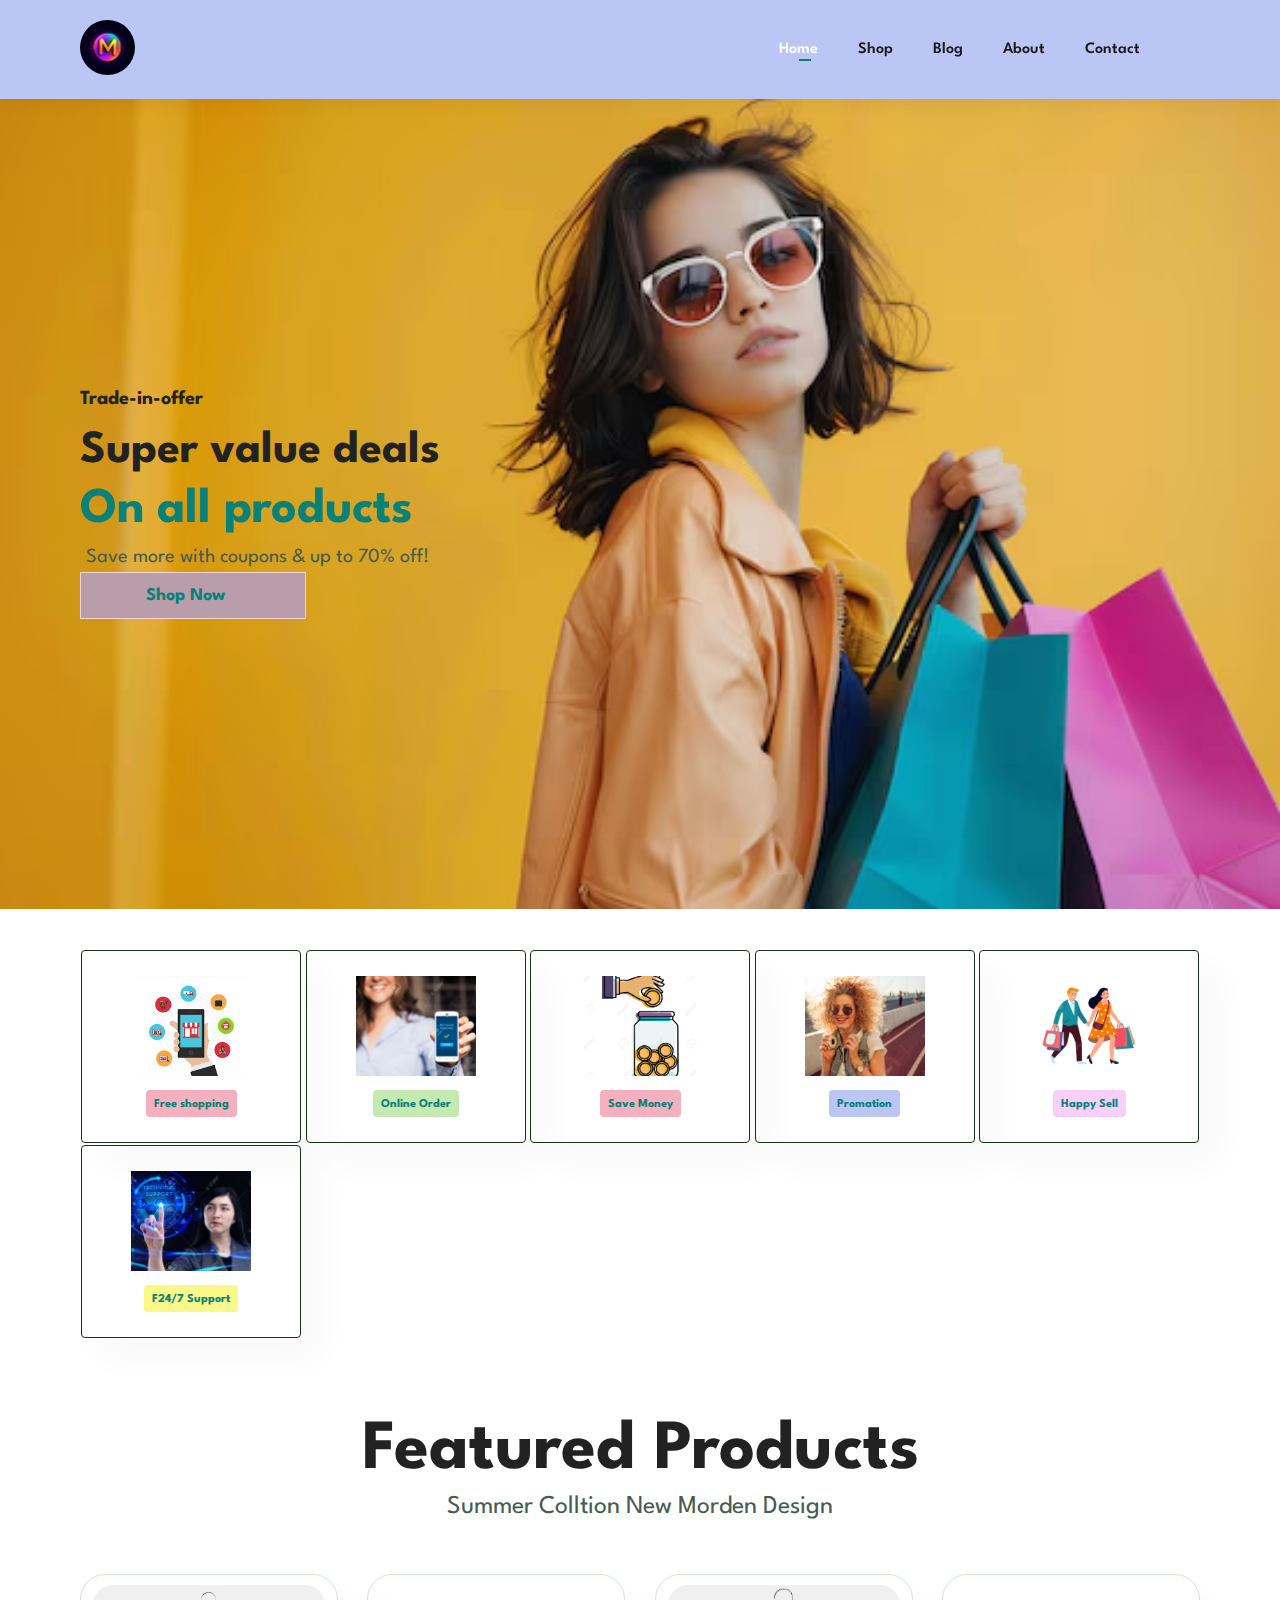
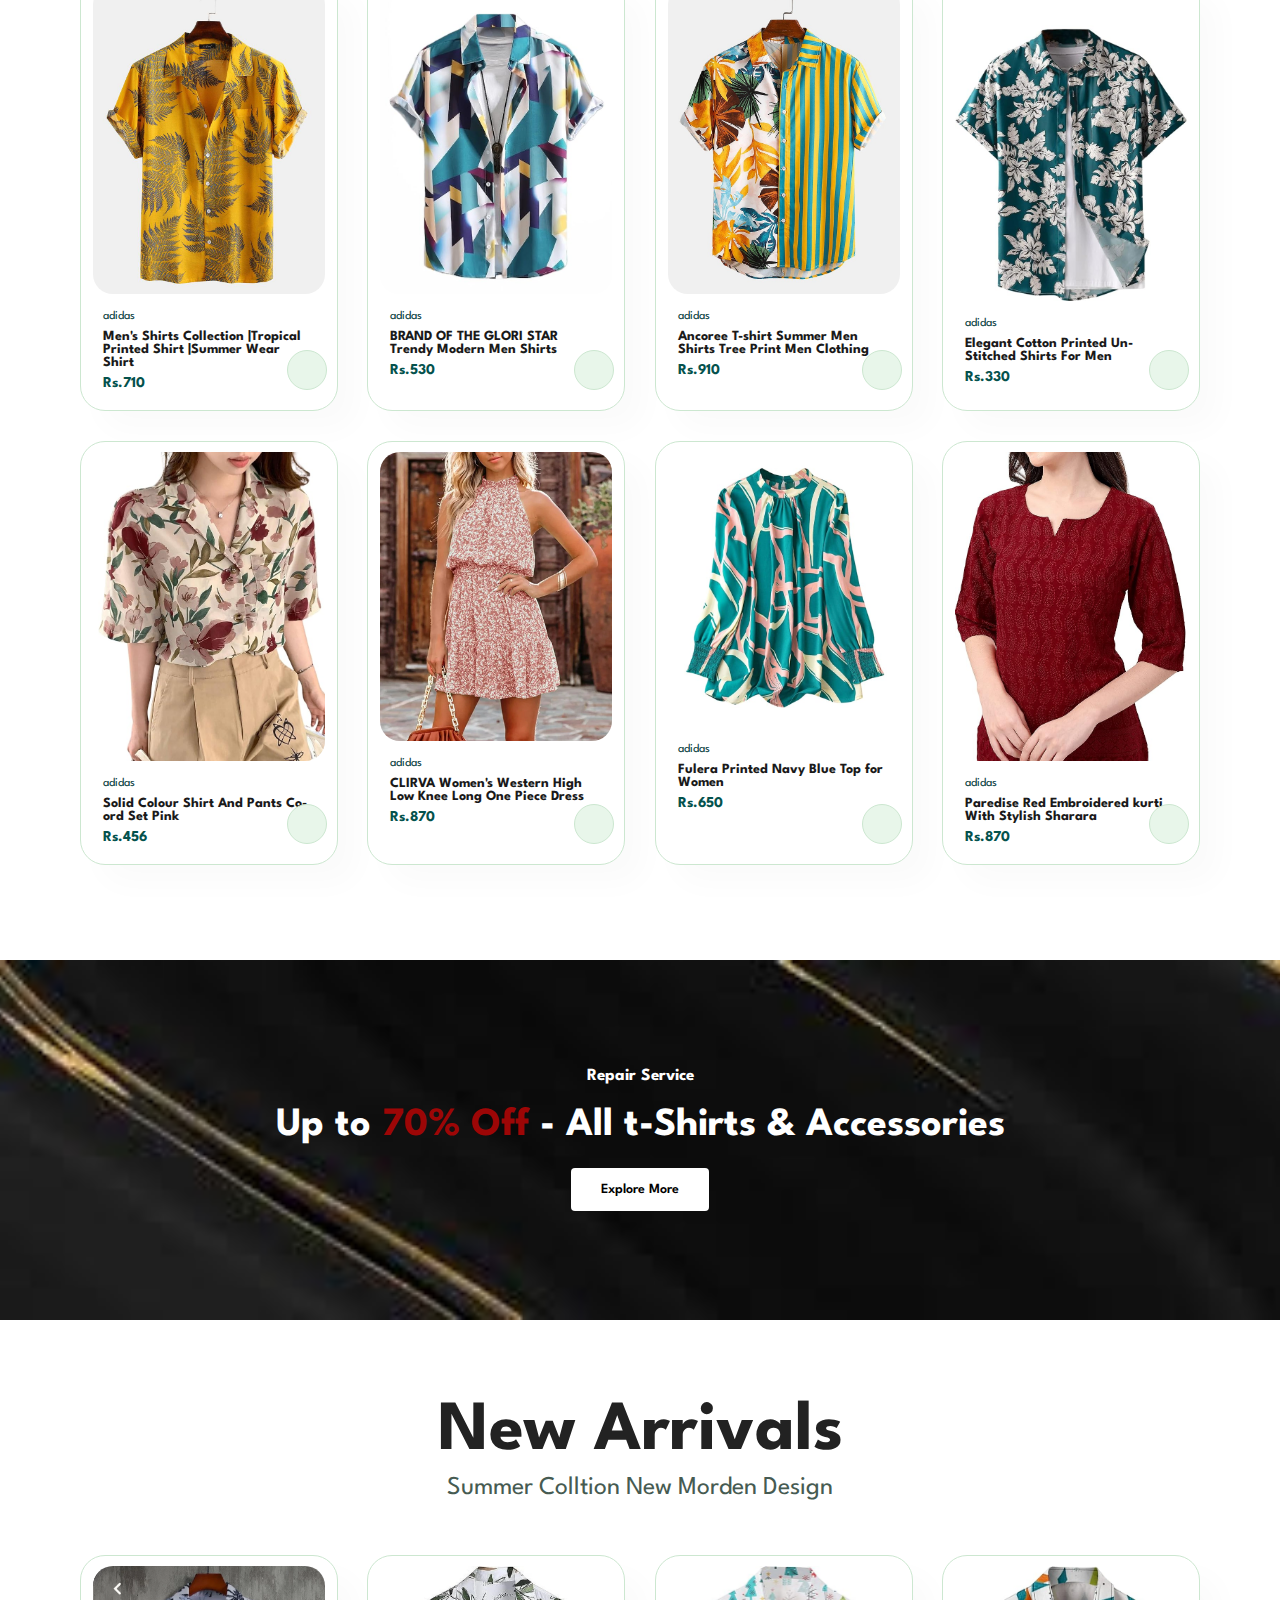
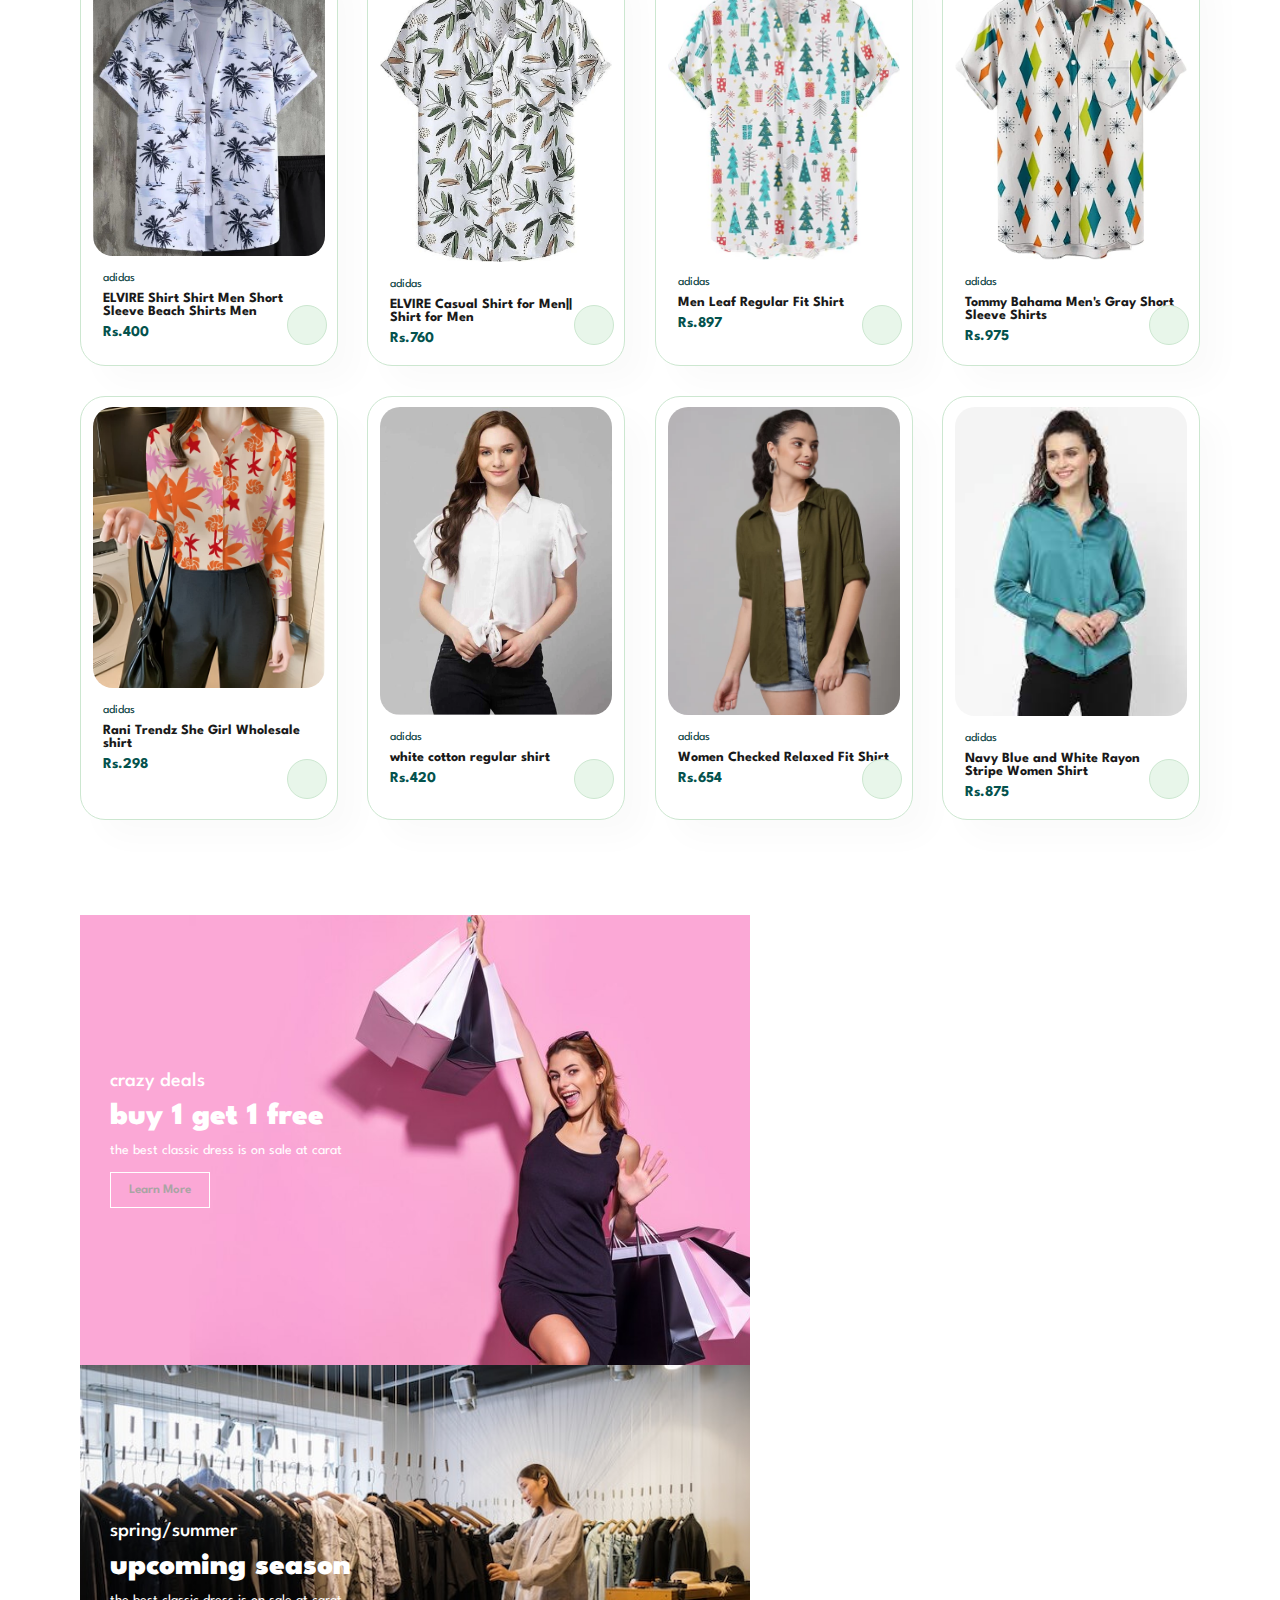
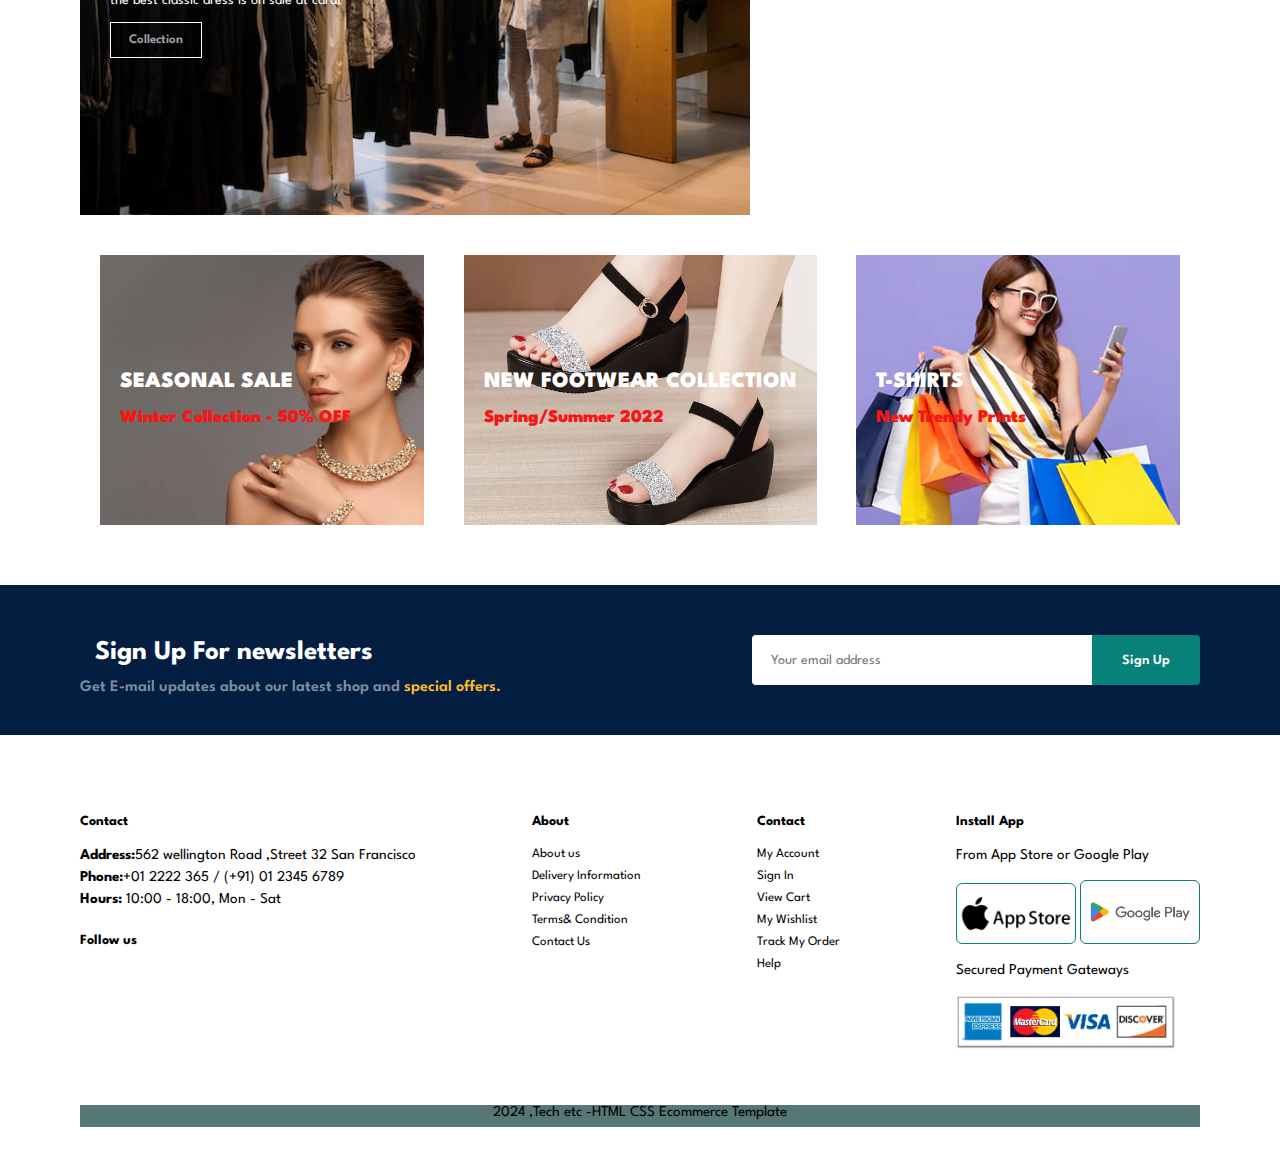
<file: index.html>
<!DOCTYPE html>
<html lang="en">

<head>
  <meta charset="UTF-8">
  <meta name="viewport" content="width=device-width, initial-scale=1.0">
  <title>Tech2etc Ecomerce Tutorial</title>
  <link rel="stylesheet" href="style.css">
  <link rel="stylesheet" href="https://cdnjs.cloudflare.com/ajax/libs/font-awesome/6.6.0/css/all.min.css"
    integrity="sha512-Kc323vGBEqzTmouAECnVceyQqyqdsSiqLQISBL29aUW4U/M7pSPA/gEUZQqv1cwx4OnYxTxve5UMg5GT6L4JJg=="
    crossorigin="anonymous" referrerpolicy="no-referrer" />
</head>

<body>
  <section id="header">
    <a href="#"><img src="image/myntra.pngs.jpeg" class="logo" alt=""></a>
    <div>
      <ul id="navbar">
        <li><a class="active" href="index.html">Home</a></li>
        <li><a href="shop.html">Shop</a></li>
        <li><a href="blog.html">Blog</a></li>
        <li><a href="about.html">About</a></li>
        <li><a href="contact.html">Contact</a></li>
        <li id="lg-bag"><a href="cart.html"><i class="fa-solid fa-bag-shopping"></i></a></li>
        <a href="#" id="close"><i class="far fa-times"></i></a>
      </ul>
    </div>
    <div id="mobile">
      <a href="cart.html"><i class="fa-solid fa-bag-shopping"></i></a>
      <i id="bar" class="fas fa-outdent"></i>
    </div>
  </section>
  <section id="hero">
    <h4>Trade-in-offer</h4>
    <h2>Super value deals</h2>
    <h1>On all products</h1>
    <p>Save more with coupons & up to 70% off!</p>
    <button>Shop Now</button>
  </section>
  <section id="feature" class="section-p1">
    <div class="fe-box">
      <img src="image/Freesho.png" alt="">
      <h6>Free shopping</h6>
    </div>
    <div class="fe-box">
      <img src="image/online.png" alt="">
      <h6>Online Order</h6>
    </div>
    <div class="fe-box">
      <img src="image/savemoney.png" alt="">
      <h6>Save Money</h6>
    </div>
    <div class="fe-box">
      <img src="image/happyfaces.png" alt="">
      <h6>Promation</h6>
    </div>
    <div class="fe-box">
      <img src="image/happy.png" alt="">
      <h6>Happy Sell</h6>
    </div>
    <div class="fe-box">
      <img src="image/support.png" alt="">
      <h6>F24/7 Support</h6>
    </div>
  </section>

  <section id="product1" class="section-p1">
    <h1>Featured Products</h1>
    <p>Summer Colltion New Morden Design</p>
    <div class="pro-container">
      <div class="pro">
        <img src="image/yellows.png" alt="">
        <div class="des">
          <span>adidas</span>
          <h5>Men's Shirts Collection |Tropical Printed Shirt |Summer Wear Shirt</h5>
          <div class="star">
            <i class="fas fa-star"></i>
            <i class="fas fa-star"></i>
            <i class="fas fa-star"></i>
            <i class="fas fa-star"></i>
            <i class="fas fa-star"></i>
          </div>
          <h4>Rs.710</h4>
        </div>
        <a href="#"><i class="fa-sharp fa-solid fa-cart-shopping cart"></i></a>
      </div>
      <div class="pro">
        <img src="image/green.jpg" alt="">
        <div class="des">
          <span>adidas</span>
          <h5>BRAND OF THE GLORI STAR Trendy Modern Men Shirts</h5>
          <div class="star">
            <i class="fas fa-star"></i>
            <i class="fas fa-star"></i>
            <i class="fas fa-star"></i>
            <i class="fas fa-star"></i>
            <i class="fas fa-star"></i>
          </div>
          <h4>Rs.530</h4>
        </div>
        <a href="#"><i class="fa-sharp fa-solid fa-cart-shopping cart"></i></a>
      </div>
      <div class="pro">
        <img src="image/yelloblue.png" alt="">
        <div class="des">
          <span>adidas</span>
          <h5>Ancoree T-shirt Summer Men Shirts Tree Print Men Clothing</h5>
          <div class="star">
            <i class="fas fa-star"></i>
            <i class="fas fa-star"></i>
            <i class="fas fa-star"></i>
            <i class="fas fa-star"></i>
            <i class="fas fa-star"></i>
          </div>
          <h4>Rs.910</h4>
        </div>
        <a href="#"><i class="fa-sharp fa-solid fa-cart-shopping cart"></i></a>
      </div>
      <div class="pro">
        <img src="image/neavyblue.png" alt="">
        <div class="des">
          <span>adidas</span>
          <h5>Elegant Cotton Printed Un-Stitched Shirts For Men</h5>
          <div class="star">
            <i class="fas fa-star"></i>
            <i class="fas fa-star"></i>
            <i class="fas fa-star"></i>
            <i class="fas fa-star"></i>
            <i class="fas fa-star"></i>
          </div>
          <h4>Rs.330</h4>
        </div>
        <a href="#"><i class="fa-sharp fa-solid fa-cart-shopping cart"></i></a>
      </div>
      <div class="pro">
        <img src="image/whitered.png" alt="">
        <div class="des">
          <span>adidas</span>
          <h5>Solid Colour Shirt And Pants Co-ord Set Pink</h5>
          <div class="star">
            <i class="fas fa-star"></i>
            <i class="fas fa-star"></i>
            <i class="fas fa-star"></i>
            <i class="fas fa-star"></i>
            <i class="fas fa-star"></i>
          </div>
          <h4>Rs.456</h4>
        </div>
        <a href="#"><i class="fa-sharp fa-solid fa-cart-shopping cart"></i></a>
      </div>
      <div class="pro">
        <img src="image/jocket.png" alt="">
        <div class="des">
          <span>adidas</span>
          <h5>CLIRVA Women's Western High Low Knee Long One Piece Dress</h5>
          <div class="star">
            <i class="fas fa-star"></i>
            <i class="fas fa-star"></i>
            <i class="fas fa-star"></i>
            <i class="fas fa-star"></i>
            <i class="fas fa-star"></i>
          </div>
          <h4>Rs.870</h4>
        </div>
        <a href="#"><i class="fa-sharp fa-solid fa-cart-shopping cart"></i></a>
      </div>
      <div class="pro">
        <img src="image/pinkblue.png" alt="">
        <div class="des">
          <span>adidas</span>
          <h5>Fulera Printed Navy Blue Top for Women</h5>
          <div class="star">
            <i class="fas fa-star"></i>
            <i class="fas fa-star"></i>
            <i class="fas fa-star"></i>
            <i class="fas fa-star"></i>
            <i class="fas fa-star"></i>
          </div>
          <h4>Rs.650</h4>
        </div>
        <a href="#"><i class="fa-sharp fa-solid fa-cart-shopping cart"></i></a>
      </div>
      <div class="pro">
        <img src="image/red.png" alt="">
        <div class="des">
          <span>adidas</span>
          <h5>Paredise Red Embroidered kurti With Stylish Sharara</h5>
          <div class="star">
            <i class="fas fa-star"></i>
            <i class="fas fa-star"></i>
            <i class="fas fa-star"></i>
            <i class="fas fa-star"></i>
            <i class="fas fa-star"></i>
          </div>
          <h4>Rs.870</h4>
        </div>
        <a href="#"><i class="fa-sharp fa-solid fa-cart-shopping cart"></i></a>
      </div>

    </div>
  </section>
  <section id="banner" class="section-m1">
    <h4>Repair Service</h4>
    <h1> Up to <span> 70% Off</span> - All t-Shirts & Accessories</h1>
    <button class="normal">Explore More</button>
  </section>
  <section id="product1" class="section-p1">
    <h1>New Arrivals</h1>
    <p>Summer Colltion New Morden Design</p>
    <div class="pro-container">
      <div class="pro">
        <img src="image/sumerwhite.png" alt="">
        <div class="des">
          <span>adidas</span>
          <h5>ELVIRE Shirt Shirt Men Short Sleeve Beach Shirts Men</h5>
          <div class="star">
            <i class="fas fa-star"></i>
            <i class="fas fa-star"></i>
            <i class="fas fa-star"></i>
            <i class="fas fa-star"></i>
            <i class="fas fa-star"></i>
          </div>
          <h4>Rs.400</h4>
        </div>
        <a href="#"><i class="fa-sharp fa-solid fa-cart-shopping cart"></i></a>
      </div>
      <div class="pro">
        <img src="image/summergreen.png" alt="">
        <div class="des">
          <span>adidas</span>
          <h5>ELVIRE Casual Shirt for Men|| Shirt for Men</h5>
          <div class="star">
            <i class="fas fa-star"></i>
            <i class="fas fa-star"></i>
            <i class="fas fa-star"></i>
            <i class="fas fa-star"></i>
            <i class="fas fa-star"></i>
          </div>
          <h4>Rs.760</h4>
        </div>
        <a href="#"><i class="fa-sharp fa-solid fa-cart-shopping cart"></i></a>
      </div>
      <div class="pro">
        <img src="image/summerster.png" alt="">
        <div class="des">
          <span>adidas</span>
          <h5>Men Leaf Regular Fit Shirt</h5>
          <div class="star">
            <i class="fas fa-star"></i>
            <i class="fas fa-star"></i>
            <i class="fas fa-star"></i>
            <i class="fas fa-star"></i>
            <i class="fas fa-star"></i>
          </div>
          <h4>Rs.897</h4>
        </div>
        <a href="#"><i class="fa-sharp fa-solid fa-cart-shopping cart"></i></a>
      </div>
      <div class="pro">
        <img src="image/summeryellow.png" alt="">
        <div class="des">
          <span>adidas</span>
          <h5>Tommy Bahama Men's Gray Short Sleeve Shirts</h5>
          <div class="star">
            <i class="fas fa-star"></i>
            <i class="fas fa-star"></i>
            <i class="fas fa-star"></i>
            <i class="fas fa-star"></i>
            <i class="fas fa-star"></i>
          </div>
          <h4>Rs.975</h4>
        </div>
        <a href="#"><i class="fa-sharp fa-solid fa-cart-shopping cart"></i></a>
      </div>
      <div class="pro">
        <img src="image/summerred.png" alt="">
        <div class="des">
          <span>adidas</span>
          <h5>Rani Trendz She Girl Wholesale shirt</h5>
          <div class="star">
            <i class="fas fa-star"></i>
            <i class="fas fa-star"></i>
            <i class="fas fa-star"></i>
            <i class="fas fa-star"></i>
            <i class="fas fa-star"></i>
          </div>
          <h4>Rs.298</h4>
        </div>
        <a href="#"><i class="fa-sharp fa-solid fa-cart-shopping cart"></i></a>
      </div>
      <div class="pro">
        <img src="image/whits.png" alt="">
        <div class="des">
          <span>adidas</span>
          <h5>white cotton regular shirt</h5>
          <div class="star">
            <i class="fas fa-star"></i>
            <i class="fas fa-star"></i>
            <i class="fas fa-star"></i>
            <i class="fas fa-star"></i>
            <i class="fas fa-star"></i>
          </div>
          <h4>Rs.420</h4>
        </div>
        <a href="#"><i class="fa-sharp fa-solid fa-cart-shopping cart"></i></a>
      </div>
      <div class="pro">
        <img src="image/summergrrr.png" alt="">
        <div class="des">
          <span>adidas</span>
          <h5>Women Checked Relaxed Fit Shirt</h5>
          <div class="star">
            <i class="fas fa-star"></i>
            <i class="fas fa-star"></i>
            <i class="fas fa-star"></i>
            <i class="fas fa-star"></i>
            <i class="fas fa-star"></i>
          </div>
          <h4>Rs.654</h4>
        </div>
        <a href="#"><i class="fa-sharp fa-solid fa-cart-shopping cart"></i></a>
      </div>
      <div class="pro">
        <img src="image/summerneavyblue.png" alt="">
        <div class="des">
          <span>adidas</span>
          <h5>Navy Blue and White Rayon Stripe Women Shirt</h5>
          <div class="star">
            <i class="fas fa-star"></i>
            <i class="fas fa-star"></i>
            <i class="fas fa-star"></i>
            <i class="fas fa-star"></i>
            <i class="fas fa-star"></i>
          </div>
          <h4>Rs.875</h4>
        </div>
        <a href="#"><i class="fa-sharp fa-solid fa-cart-shopping cart"></i></a>
      </div>

    </div>
  </section>
  <section id="sm-banner" class="section-p1">
    <div class="banner-box">
      <h4>crazy deals</h4>
      <h2>buy 1 get 1 free</h2>
      <span>the best classic dress is on sale at carat</span>
      <button class="white">Learn More</button>
    </div>
    <div class="banner-box banner-box2">
      <h4>spring/summer</h4>
      <h2>upcoming season</h2>
      <span>the best classic dress is on sale at carat</span>
      <button class="white">Collection</button>
    </div>
  </section>
  <section id="banner3">
    <div class="banner-box">
      <h2>SEASONAL SALE</h2>
      <h3>Winter Collection - 50% OFF</h3>
    </div>
    <div class="banner-box banner-box2">
      <h2>NEW FOOTWEAR COLLECTION </h2>
      <h3>Spring/Summer 2022</h3>
    </div>
    <div class="banner-box banner-box3">
      <h2>T-SHIRTS</h2>
      <h3>New Trendy Prints</h3>
    </div>
  </section>
  <section id="newsletters" class="section-p1 section-m1">
    <div class="newstext">
      <h4>Sign Up For newsletters</h4>
      <p>Get E-mail updates about our latest
        shop and <span>special offers.</span>
      </p>
    </div>
    <div class="form">
      <input type="text" placeholder="Your email address">
      <button class="normal">Sign Up</button>
    </div>

  </section>
  <footer class="section-p1">
    <div class="col">
      <h4>Contact</h4>
      <p><strong>Address:</strong>562 wellington Road ,Street 32 San Francisco</p>
      <p><strong>Phone:</strong>+01 2222 365 / (+91) 01 2345 6789</p>
      <p><strong>Hours:</strong> 10:00 - 18:00, Mon - Sat</p>
      <div class="follow">
        <h4>Follow us</h4>
        <div class="icon">
          <i class="fab fa-facebook-f"></i>
          <i class="fab fa-twitter"></i>
          <i class="fab fa-instagram"></i>
          <i class="fab fa-pinterest-p"></i>
          <i class="fab fa-youtube"></i>
        </div>
      </div>
    </div>
    <div class="col">
      <h4>About</h4>
      <a href="#">About us</a>
      <a href="#">Delivery Information</a>
      <a href="#">Privacy Policy</a>
      <a href="#">Terms& Condition</a>
      <a href="#">Contact Us</a>
    </div>
    <div class="col">
      <h4>Contact</h4>
      <a href="#">My Account</a>
      <a href="#">Sign In</a>
      <a href="#">View Cart</a>
      <a href="#">My Wishlist</a>
      <a href="#">Track My Order</a>
      <a href="#">Help</a>
    </div>
    <div class="col install">
      <h4>Install App</h4>
      <p>From App Store or Google Play</p>
      <div class="row">
        <img src="image/appstores.png" alt="">
        <img src="image/google-play.png" alt="">
      </div>
      <p>Secured Payment Gateways</p>
      <img src="image/visa.logo.gif" alt="">
    </div>
    <div class="copyright">
      <p>2024 ,Tech etc -HTML CSS Ecommerce Template</p>
    </div>
  </footer>
  <script src=" script.js">
  </script>
</body>

</html>
</file>
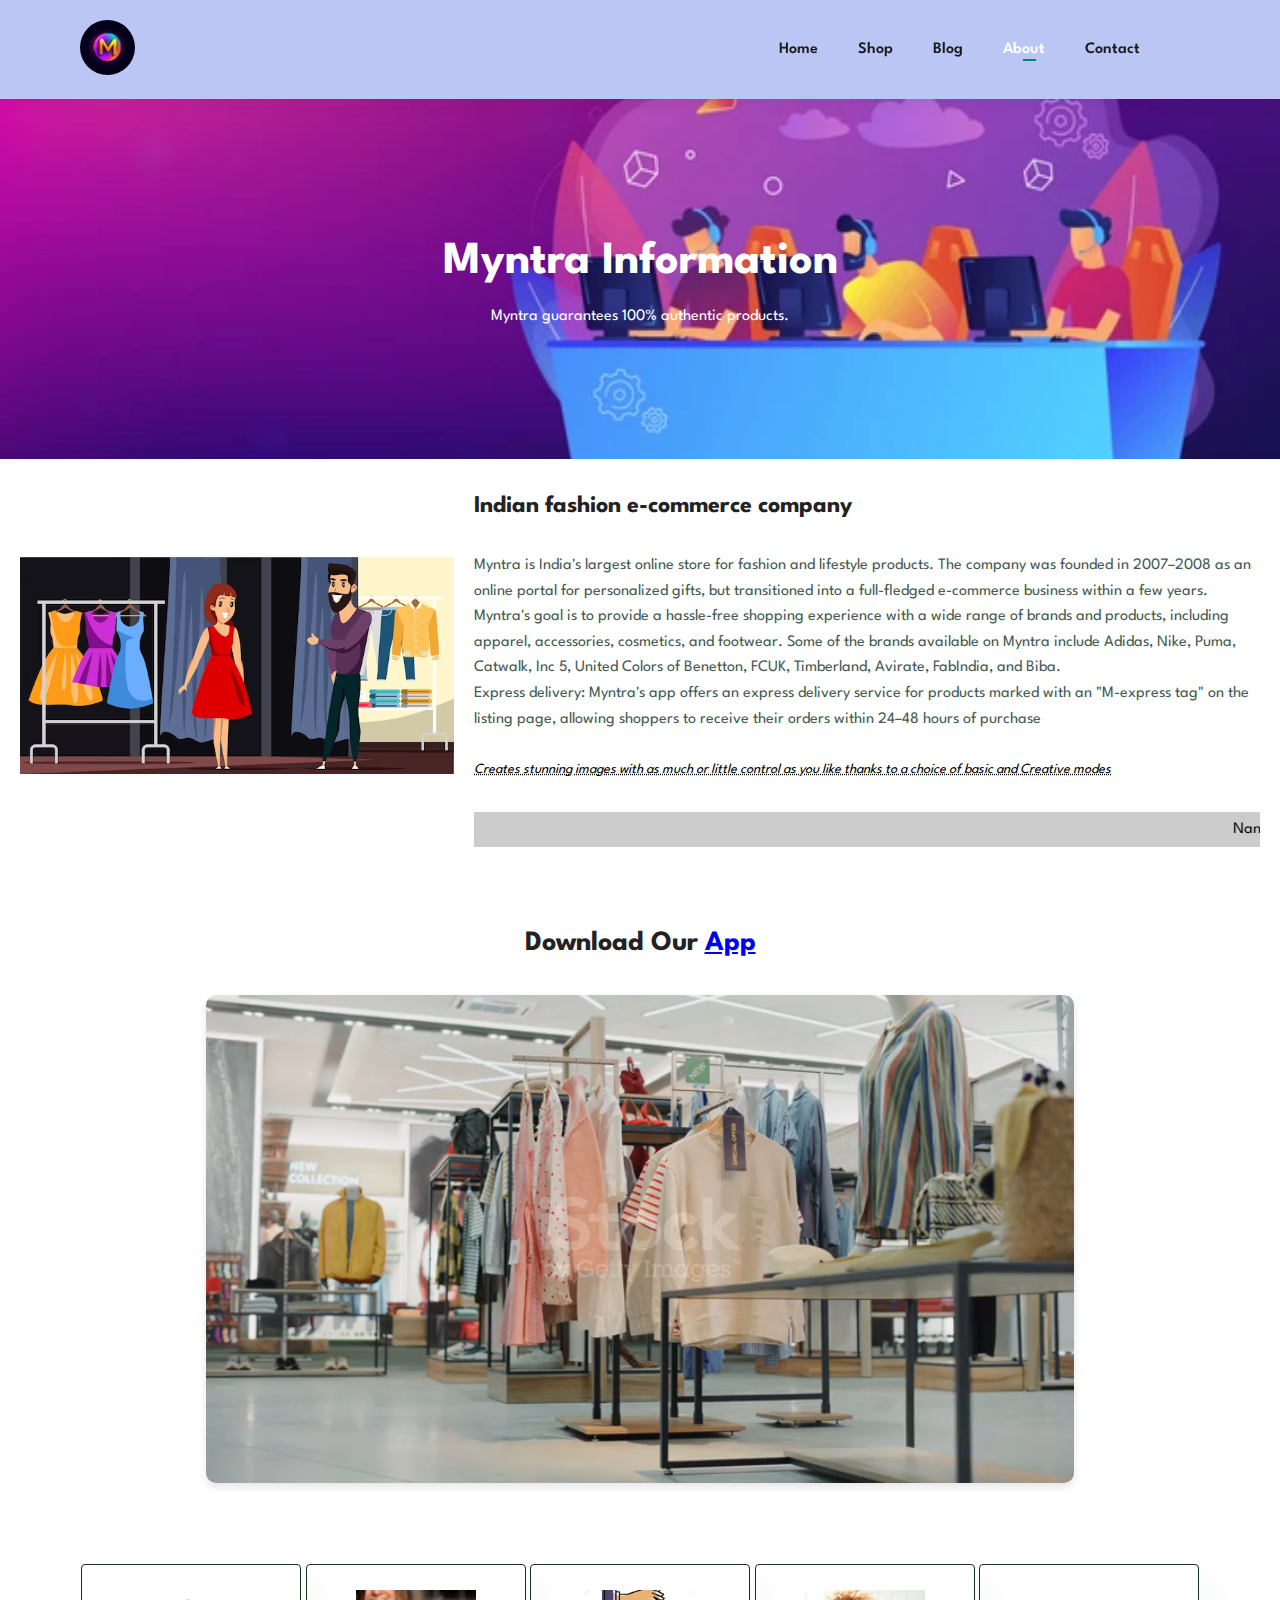
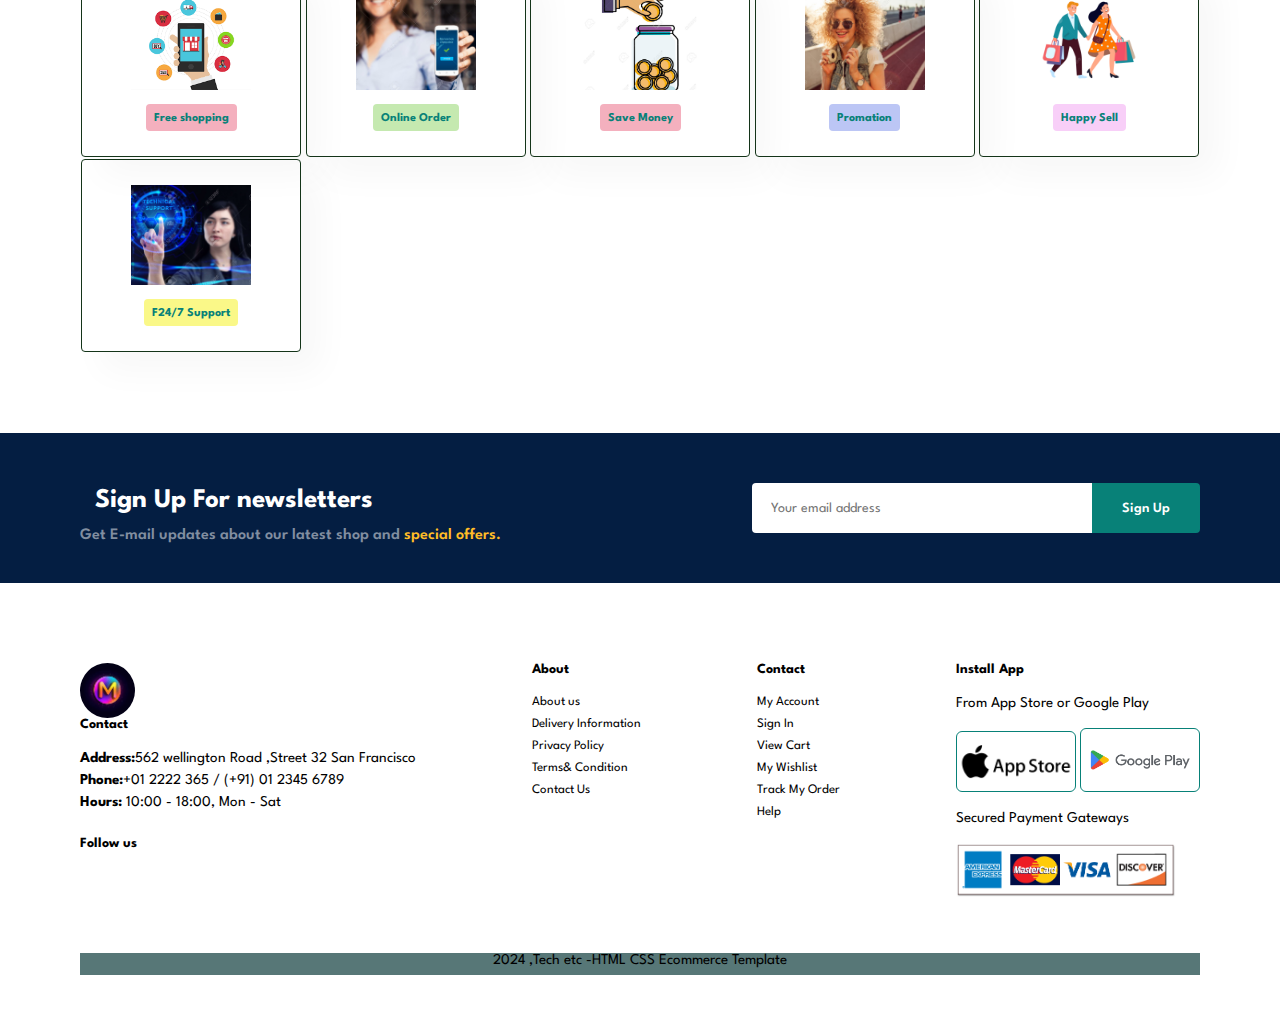
<file: about.html>
<!DOCTYPE html>
<html lang="en">

<head>
  <meta charset="UTF-8">
  <meta name="viewport" content="width=device-width, initial-scale=1.0">
  <title>Tech2etc Ecomerce Tutorial</title>
  <link rel="stylesheet" href="style.css">
  <link rel="stylesheet" href="https://cdnjs.cloudflare.com/ajax/libs/font-awesome/6.6.0/css/all.min.css"
    integrity="sha512-Kc323vGBEqzTmouAECnVceyQqyqdsSiqLQISBL29aUW4U/M7pSPA/gEUZQqv1cwx4OnYxTxve5UMg5GT6L4JJg=="
    crossorigin="anonymous" referrerpolicy="no-referrer" />
</head>

<body>
  <section id="header">
    <a href="#"><img src="image/myntra.pngs.jpeg" class="logo" alt=""></a>
    <div>
      <ul id="navbar">
        <li><a href="index.html">Home</a></li>
        <li><a href="shop.html">Shop</a></li>
        <li><a href="blog.html">Blog</a></li>
        <li><a class="active" href="about.html">About</a></li>
        <li><a href="contact.html">Contact</a></li>
        <li id="lg-bag"><a href="cart.html"><i class="fa-solid fa-bag-shopping"></i></a></li>
        <a href="#" id="close"><i class="far fa-times"></i></a>
      </ul>
    </div>
    <div id="mobile">
      <a href="cart.html"><i class="fa-solid fa-bag-shopping"></i></a>
      <i id="bar" class="fas fa-outdent"></i>
    </div>
  </section>
  <section id="page-header2" class="about-header">
    <h2>Myntra Information</h2>
    <p>Myntra guarantees 100% authentic products.</p>
  </section>

  <section id="about-head" class="section-p1">
    <img src="image/storesred.pngs.avif" alt="">
    <div>
      <h2>Indian fashion e-commerce company</h2>
      <p>Myntra is India's largest online store for fashion and lifestyle products. The company was founded in 2007–2008
        as an online portal for personalized gifts, but transitioned into a full-fledged e-commerce business within a
        few years. Myntra's goal is to provide a hassle-free shopping experience with a wide range of brands and
        products, including apparel, accessories, cosmetics, and footwear. Some of the brands available on Myntra
        include Adidas, Nike, Puma, Catwalk, Inc 5, United Colors of Benetton, FCUK, Timberland, Avirate, FabIndia, and
        Biba.<br>Express delivery: Myntra's app offers an express delivery service for products marked with an
        "M-express tag" on the listing page, allowing shoppers to receive their orders within 24–48 hours of purchase
      </p>
      <br><br>
      <abbr title="">Creates stunning images with as much or little control as you like thanks to a choice of basic and
        Creative modes</abbr>
      <br><br>
      <marquee bgcolor="#ccc" loop="1" scrollamount="4" width="100%">
        Nandita Sinha is the Chief Executive Officer at Myntra.
      </marquee>
    </div>
  </section>
  <section id="about-app" class="section-p1">
    <h1> Download Our <a href="#">App</a></h1>
    <div class="video">
      <video autoplay muted loop src="image/myntra.vpngs.mp4"></video>
    </div>
  </section>

  <section id="feature" class="section-p1">
    <div class="fe-box">
      <img src="image/Freesho.png" alt="">
      <h6>Free shopping</h6>
    </div>
    <div class="fe-box">
      <img src="image/online.png" alt="">
      <h6>Online Order</h6>
    </div>
    <div class="fe-box">
      <img src="image/savemoney.png" alt="">
      <h6>Save Money</h6>
    </div>
    <div class="fe-box">
      <img src="image/happyfaces.png" alt="">
      <h6>Promation</h6>
    </div>
    <div class="fe-box">
      <img src="image/happy.png" alt="">
      <h6>Happy Sell</h6>
    </div>
    <div class="fe-box">
      <img src="image/support.png" alt="">
      <h6>F24/7 Support</h6>
    </div>
  </section>
  <section id="newsletters" class="section-p1 section-m1">
    <div class="newstext">
      <h4>Sign Up For newsletters</h4>
      <p>Get E-mail updates about our latest
        shop and <span>special offers.</span>
      </p>
    </div>
    <div class="form">
      <input type="text" placeholder="Your email address">
      <button class="normal">Sign Up</button>
    </div>

  </section>
  <footer class="section-p1">
    <div class="col">
      <img class="logo" src="image/myntra.pngs.jpeg" alt="">
      <h4>Contact</h4>
      <p><strong>Address:</strong>562 wellington Road ,Street 32 San Francisco</p>
      <p><strong>Phone:</strong>+01 2222 365 / (+91) 01 2345 6789</p>
      <p><strong>Hours:</strong> 10:00 - 18:00, Mon - Sat</p>
      <div class="follow">
        <h4>Follow us</h4>
        <div class="icon">
          <i class="fab fa-facebook-f"></i>
          <i class="fab fa-twitter"></i>
          <i class="fab fa-instagram"></i>
          <i class="fab fa-pinterest-p"></i>
          <i class="fab fa-youtube"></i>
        </div>
      </div>
    </div>
    <div class="col">
      <h4>About</h4>
      <a href="#">About us</a>
      <a href="#">Delivery Information</a>
      <a href="#">Privacy Policy</a>
      <a href="#">Terms& Condition</a>
      <a href="#">Contact Us</a>
    </div>
    <div class="col">
      <h4>Contact</h4>
      <a href="#">My Account</a>
      <a href="#">Sign In</a>
      <a href="#">View Cart</a>
      <a href="#">My Wishlist</a>
      <a href="#">Track My Order</a>
      <a href="#">Help</a>
    </div>
    <div class="col install">
      <h4>Install App</h4>
      <p>From App Store or Google Play</p>
      <div class="row">
        <img src="image/appstores.png" alt="">
        <img src="image/google-play.png" alt="">
      </div>
      <p>Secured Payment Gateways</p>
      <img src="image/visa.logo.gif" alt="">
    </div>
    <div class="copyright">
      <p>2024 ,Tech etc -HTML CSS Ecommerce Template</p>
    </div>
  </footer>
  <script src=" script.js">
  </script>
</body>

</html>
</file>
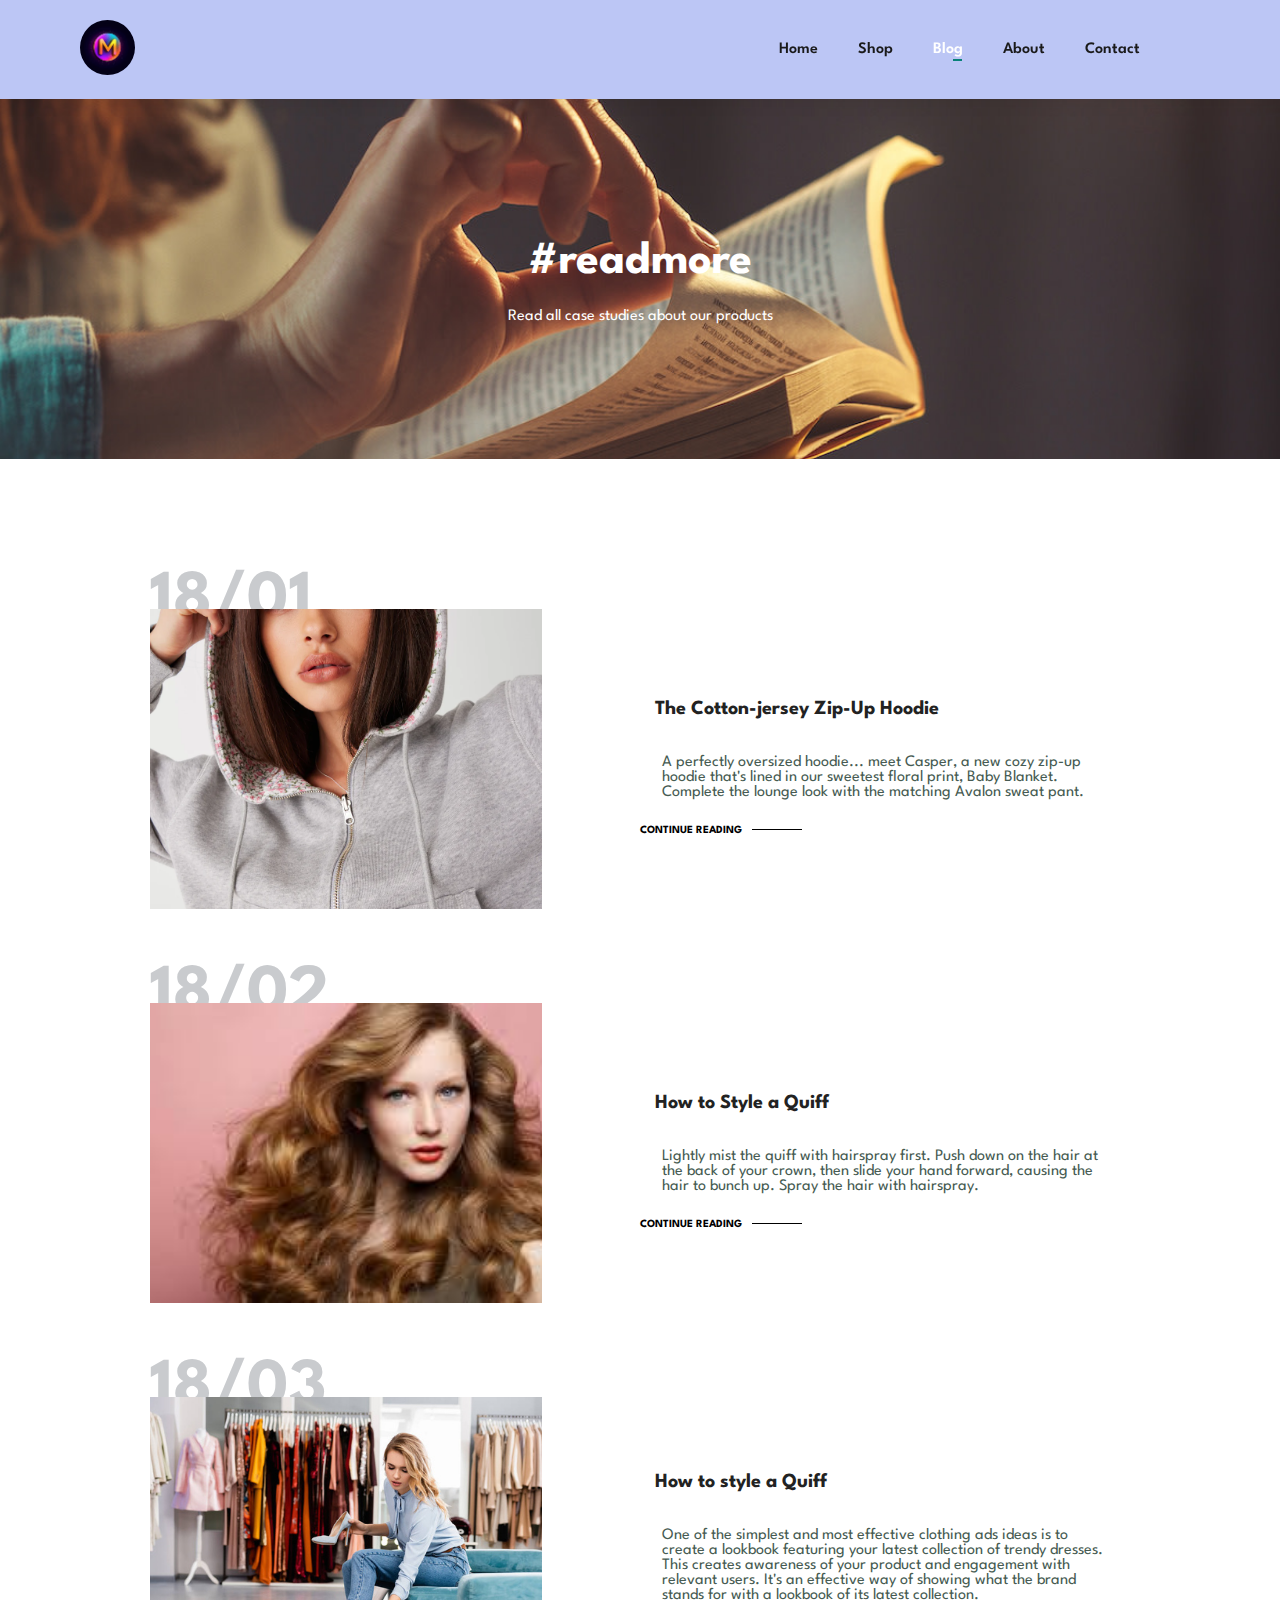
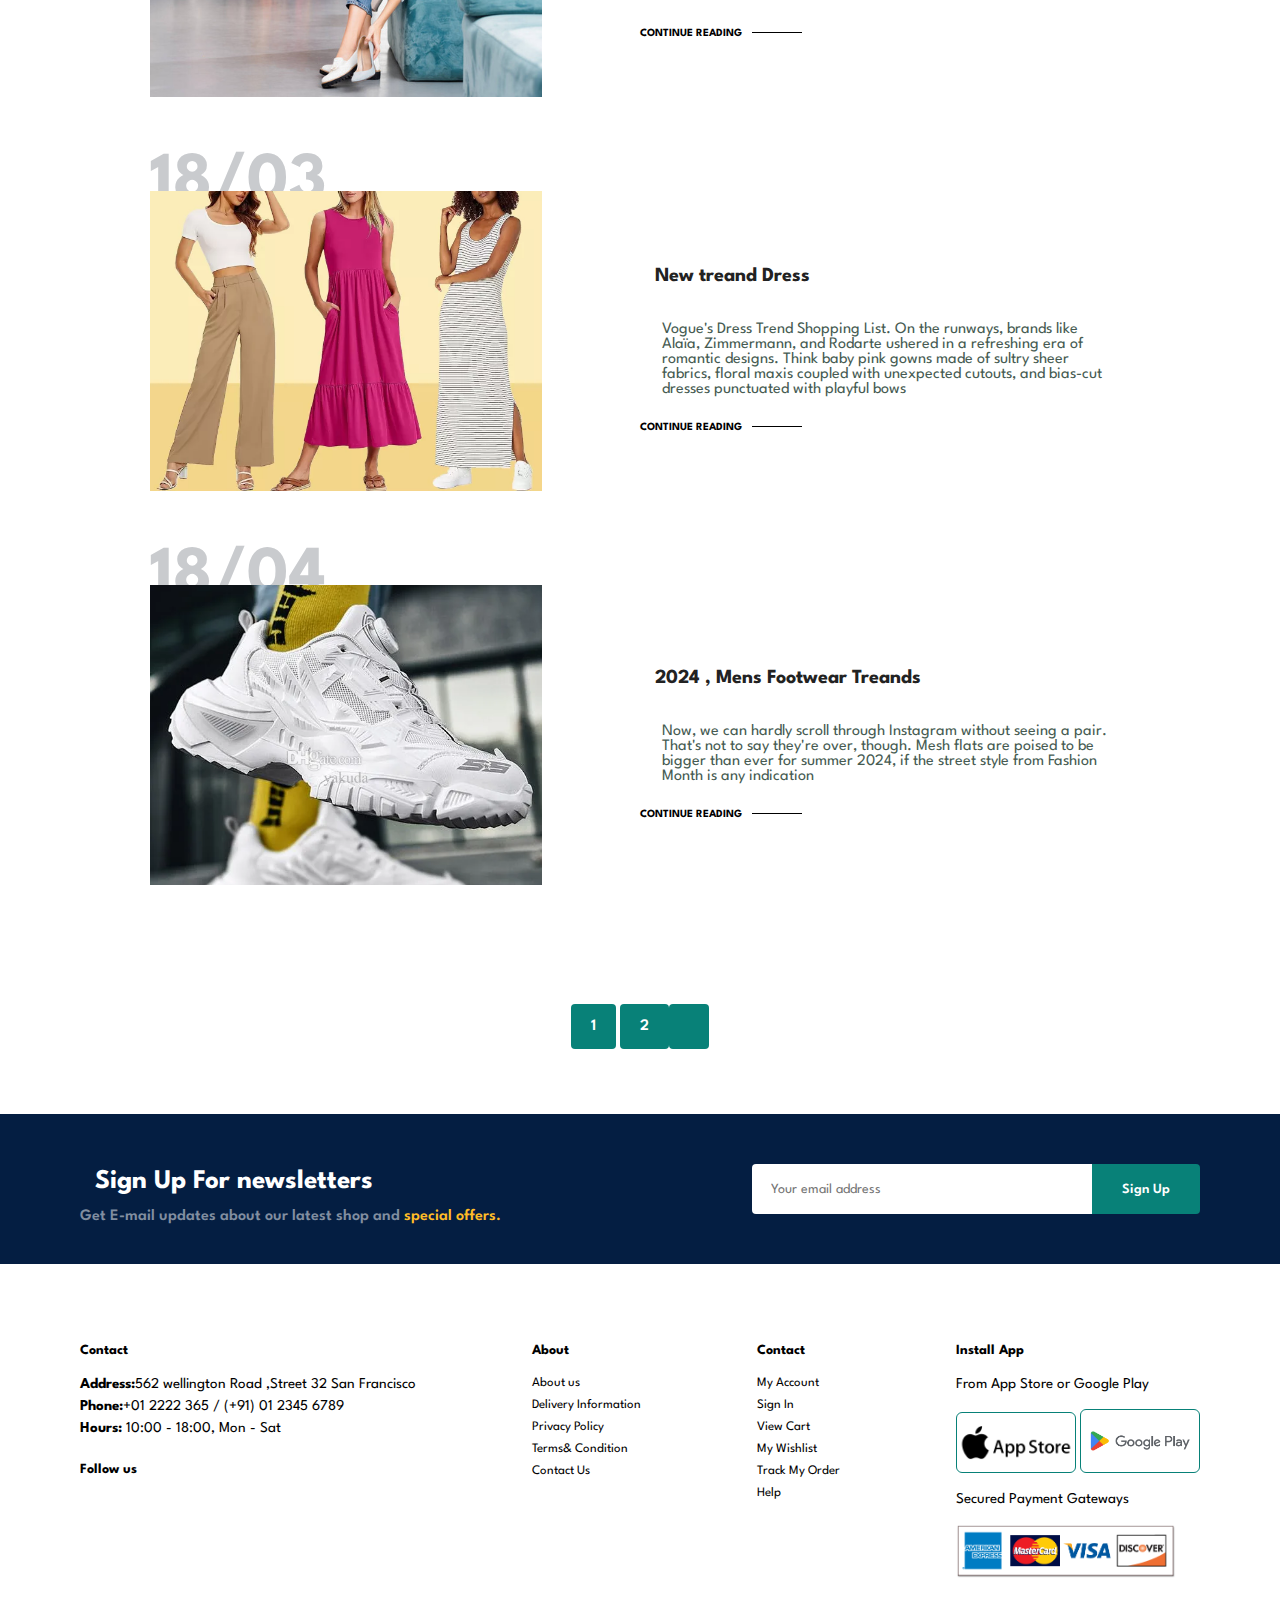
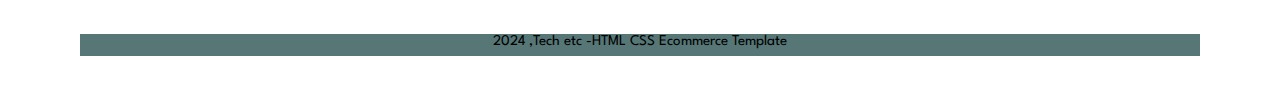
<file: blog.html>
<!DOCTYPE html>
<html lang="en">

<head>
  <meta charset="UTF-8">
  <meta name="viewport" content="width=device-width, initial-scale=1.0">
  <title>Tech2etc Ecomerce Tutorial</title>
  <link rel="stylesheet" href="style.css">
  <link rel="stylesheet" href="https://cdnjs.cloudflare.com/ajax/libs/font-awesome/6.6.0/css/all.min.css"
    integrity="sha512-Kc323vGBEqzTmouAECnVceyQqyqdsSiqLQISBL29aUW4U/M7pSPA/gEUZQqv1cwx4OnYxTxve5UMg5GT6L4JJg=="
    crossorigin="anonymous" referrerpolicy="no-referrer" />
</head>

<body>
  <section id="header">
    <a href="#"><img src="image/myntra.pngs.jpeg" class="logo" alt=""></a>
    <div>
      <ul id="navbar">
        <li><a href="index.html">Home</a></li>
        <li><a href="shop.html">Shop</a></li>
        <li><a class="active" href="blog.html">Blog</a></li>
        <li><a href="about.html">About</a></li>
        <li><a href="contact.html">Contact</a></li>
        <li id="lg-bag"><a href="cart.html"><i class="fa-solid fa-bag-shopping"></i></a></li>
        <a href="#" id="close"><i class="far fa-times"></i></a>
      </ul>
    </div>
    <div id="mobile">
      <a href="cart.html"><i class="fa-solid fa-bag-shopping"></i></a>
      <i id="bar" class="fas fa-outdent"></i>
    </div>
  </section>
  <section id="page-header" class="blog-header">
    <h2>#readmore</h2>
    <p>Read all case studies about our products</p>
  </section>
  <section id="blog">
    <div class="blog-box">
      <div class="blog-img">
        <img src="image/zip.pngs.webp" alt="">
      </div>
      <div class="blog-details">
        <h4>The Cotton-jersey Zip-Up Hoodie</h4>
        <p>A perfectly oversized hoodie... meet Casper, a new cozy zip-up hoodie that's lined in our sweetest floral
          print, Baby Blanket. Complete the lounge look with the matching Avalon sweat pant.</p>
        <a href="#">CONTINUE READING</a>
      </div>
      <h1>18/01</h1>
    </div>
    <div class="blog-box">
      <div class="blog-img">
        <img src="image/hairstyles.pngs.jpeg" alt="">
      </div>
      <div class="blog-details">
        <h4>How to Style a Quiff</h4>
        <p>Lightly mist the quiff with hairspray first. Push down on the hair at the back of your crown, then slide your
          hand forward, causing the hair to bunch up. Spray the hair with hairspray.</p>
        <a href="#">CONTINUE READING</a>
      </div>
      <h1>18/02</h1>
    </div>
    <div class="blog-box">
      <div class="blog-img">
        <img src="image/stores.pngs.jpeg" alt="">
      </div>
      <div class="blog-details">
        <h4>How to style a Quiff</h4>
        <p>One of the simplest and most effective clothing ads ideas is to create a lookbook featuring your latest
          collection of trendy dresses. This creates awareness of your product and engagement with relevant users. It's
          an effective way of showing what the brand stands for with a lookbook of its latest collection.</p>
        <a href="#">CONTINUE READING</a>
      </div>
      <h1>18/03</h1>
    </div>
    <div class="blog-box">
      <div class="blog-img">
        <img src="image/newtrends.pngs.webp" alt="">
      </div>
      <div class="blog-details">
        <h4>New treand Dress</h4>
        <p>Vogue's Dress Trend Shopping List. On the runways, brands like Alaïa, Zimmermann, and Rodarte ushered in a
          refreshing era of romantic designs. Think baby pink gowns made of sultry sheer fabrics, floral maxis coupled
          with unexpected cutouts, and bias-cut dresses punctuated with playful bows</p>
        <a href="#">CONTINUE READING</a>
      </div>
      <h1>18/03</h1>
    </div>
    <div class="blog-box">
      <div class="blog-img">
        <img src="image/mensw.pngs.webp" alt="">
      </div>
      <div class="blog-details">
        <h4>2024 , Mens Footwear Treands</h4>
        <p>Now, we can hardly scroll through Instagram without seeing a pair. That's not to say they're over, though.
          Mesh flats are poised to be bigger than ever for summer 2024, if the street style from Fashion Month is any
          indication</p>
        <a href="#">CONTINUE READING</a>
      </div>
      <h1>18/04</h1>
    </div>

  </section>
  <section id="pagination" class="section-p1">
    <a href="#">1</a>
    <a href="#">2</a>
    <a href="#"><i class="fa-solid fa-arrow-right"></i></a>
  </section>
  <section id="newsletters" class="section-p1 section-m1">
    <div class="newstext">
      <h4>Sign Up For newsletters</h4>
      <p>Get E-mail updates about our latest
        shop and <span>special offers.</span>
      </p>
    </div>
    <div class="form">
      <input type="text" placeholder="Your email address">
      <button class="normal">Sign Up</button>
    </div>

  </section>
  <footer class="section-p1">
    <div class="col">
      <h4>Contact</h4>
      <p><strong>Address:</strong>562 wellington Road ,Street 32 San Francisco</p>
      <p><strong>Phone:</strong>+01 2222 365 / (+91) 01 2345 6789</p>
      <p><strong>Hours:</strong> 10:00 - 18:00, Mon - Sat</p>
      <div class="follow">
        <h4>Follow us</h4>
        <div class="icon">
          <i class="fab fa-facebook-f"></i>
          <i class="fab fa-twitter"></i>
          <i class="fab fa-instagram"></i>
          <i class="fab fa-pinterest-p"></i>
          <i class="fab fa-youtube"></i>
        </div>
      </div>
    </div>
    <div class="col">
      <h4>About</h4>
      <a href="#">About us</a>
      <a href="#">Delivery Information</a>
      <a href="#">Privacy Policy</a>
      <a href="#">Terms& Condition</a>
      <a href="#">Contact Us</a>
    </div>
    <div class="col">
      <h4>Contact</h4>
      <a href="#">My Account</a>
      <a href="#">Sign In</a>
      <a href="#">View Cart</a>
      <a href="#">My Wishlist</a>
      <a href="#">Track My Order</a>
      <a href="#">Help</a>
    </div>
    <div class="col install">
      <h4>Install App</h4>
      <p>From App Store or Google Play</p>
      <div class="row">
        <img src="image/appstores.png" alt="">
        <img src="image/google-play.png" alt="">
      </div>
      <p>Secured Payment Gateways</p>
      <img src="image/visa.logo.gif" alt="">
    </div>
    <div class="copyright">
      <p>2024 ,Tech etc -HTML CSS Ecommerce Template</p>
    </div>
  </footer>
  <script src=" script.js">
  </script>
</body>

</html>
</file>
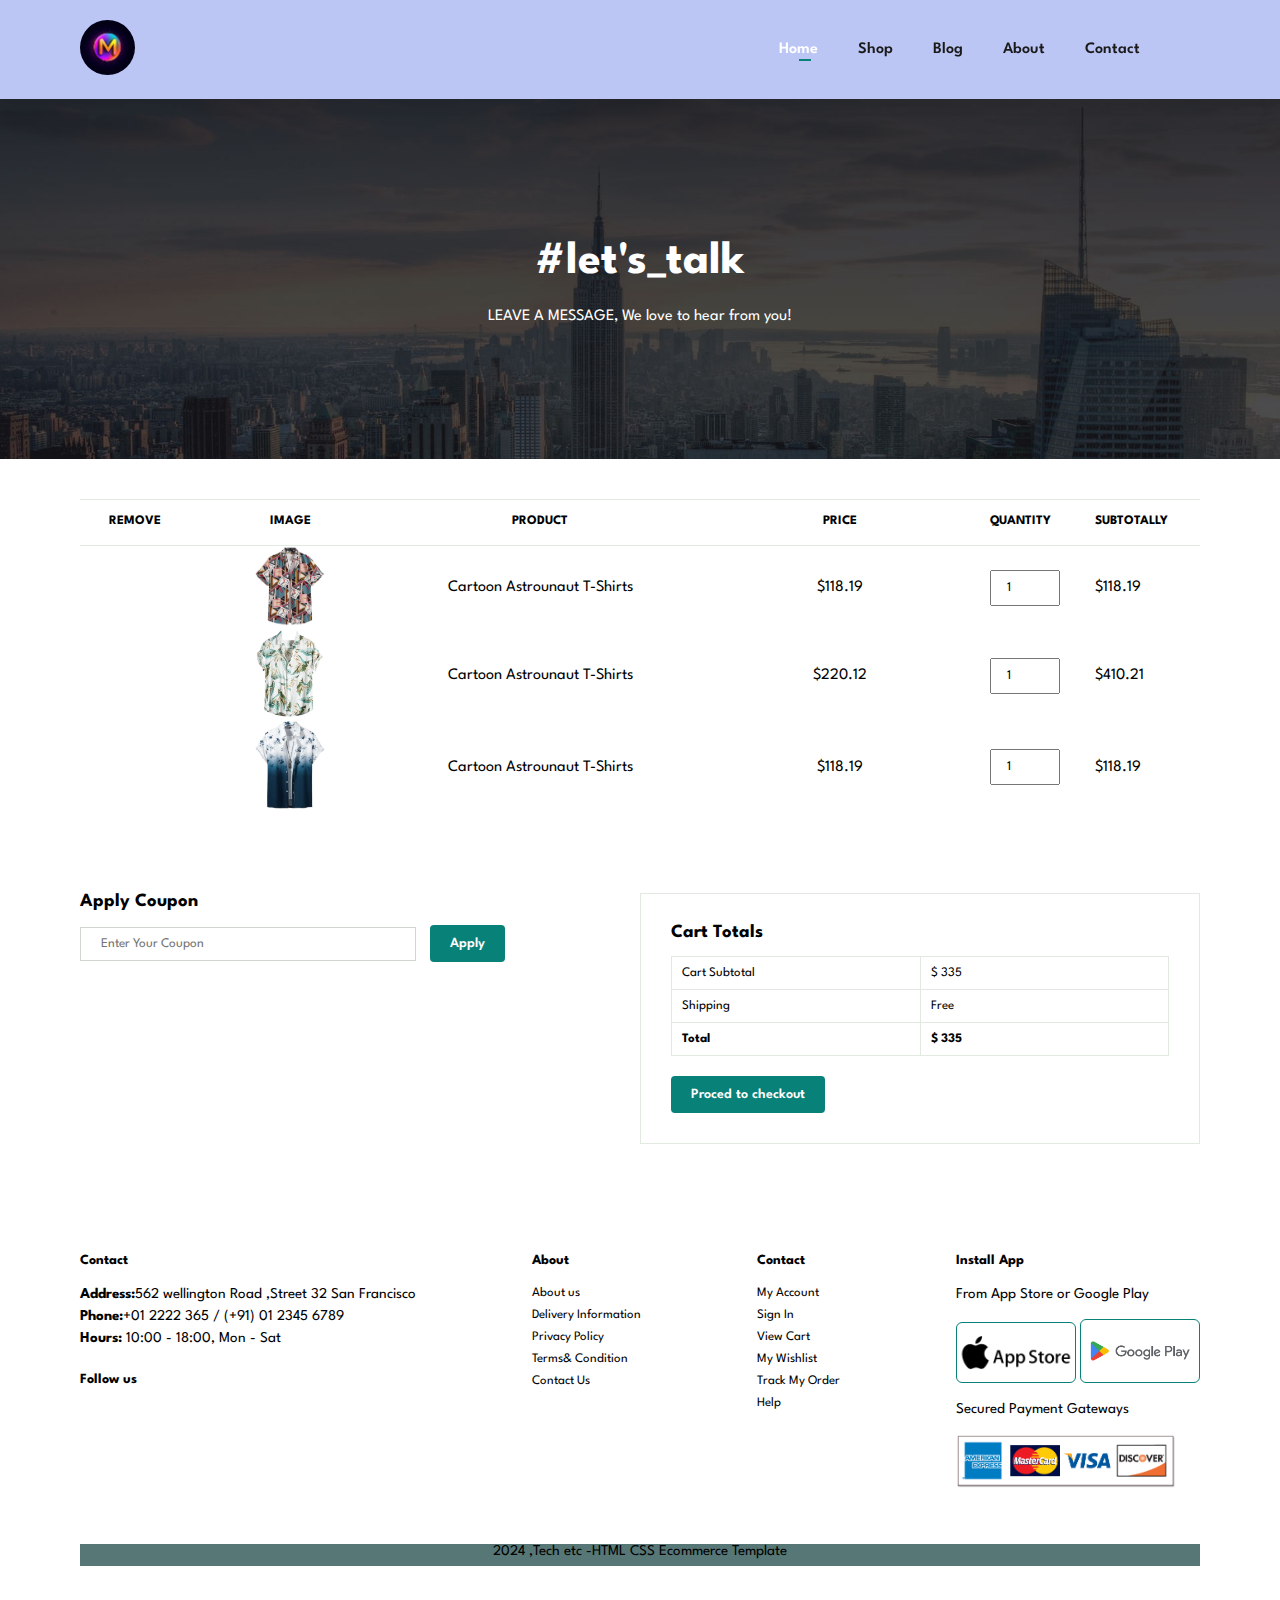
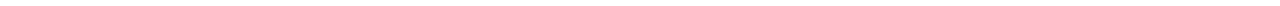
<file: cart.html>
<!DOCTYPE html>
<html lang="en">

<head>
  <meta charset="UTF-8">
  <meta name="viewport" content="width=device-width, initial-scale=1.0">
  <title>Tech2etc Ecomerce Tutorial</title>
  <link rel="stylesheet" href="style.css">
  <link rel="stylesheet" href="https://cdnjs.cloudflare.com/ajax/libs/font-awesome/6.6.0/css/all.min.css"
    integrity="sha512-Kc323vGBEqzTmouAECnVceyQqyqdsSiqLQISBL29aUW4U/M7pSPA/gEUZQqv1cwx4OnYxTxve5UMg5GT6L4JJg=="
    crossorigin="anonymous" referrerpolicy="no-referrer" />
</head>

<body>
  <section id="header">
    <a href="#"><img src="image/myntra.pngs.jpeg" class="logo" alt=""></a>
    <div>
      <ul id="navbar">
        <li><a class="active" href="index.html">Home</a></li>
        <li><a href="shop.html">Shop</a></li>
        <li><a href="blog.html">Blog</a></li>
        <li><a href="about.html">About</a></li>
        <li><a href="contact.html">Contact</a></li>
        <li id="lg-bag"><a href="cart.html"><i class="fa-solid fa-bag-shopping"></i></a></li>
        <a href="#" id="close"><i class="far fa-times"></i></a>
      </ul>
    </div>
    <div id="mobile">
      <a href="cart.html"><i class="fa-solid fa-bag-shopping"></i></a>
      <i id="bar" class="fas fa-outdent"></i>
    </div>
  </section>
  <section id="page-header3" class="about-header">
    <h2>#let's_talk</h2>
    <p>LEAVE A MESSAGE, We love to hear from you!</p>
  </section>
  <section id="cart" class="section-p1">
    <table width="100%">
      <thead>
        <tr>
          <td>Remove</td>
          <td>Image</td>
          <td>Product</td>
          <td>Price</td>
          <td>Quantity</td>
          <td>Subtotally</td>
        </tr>
      </thead>
      <tbody>
        <tr>
          <td><a href="#"><i class="fa-regular fa-circle-xmark"></i></a></td>
          <td><img src="image/regular5.pngs.jpg" alt=""></td>
          <td>Cartoon Astrounaut T-Shirts</td>
          <td>$118.19</td>
          <td><input type="number" value="1"></td>
          <td>$118.19</td>
        </tr>
        <tr>
          <td><a href="#"><i class="fa-regular fa-circle-xmark"></i></a></td>
          <td><img src="image/regular2.pngs.jpg" alt=""></td>
          <td>Cartoon Astrounaut T-Shirts</td>
          <td>$220.12</td>
          <td><input type="number" value="1"></td>
          <td>$410.21</td>
        </tr>
        <tr>
          <td><a href="#"><i class="fa-regular fa-circle-xmark"></i></a></td>
          <td><img src="image/regular4.png" alt=""></td>
          <td>Cartoon Astrounaut T-Shirts</td>
          <td>$118.19</td>
          <td><input type="number" value="1"></td>
          <td>$118.19</td>
        </tr>
      </tbody>
    </table>
  </section>
  <section id="cart-add" class="section-p1">
    <div id="coupon">
      <h3>Apply Coupon</h3>
      <div>
        <input type="text" placeholder="Enter Your Coupon">
        <button class="normal">Apply</button>
      </div>
    </div>

    <div id="subtotal">
      <h3>Cart Totals</h3>
      <table>
        <tr>
          <td>Cart Subtotal</td>
          <td>$ 335</td>
        </tr>
        <tr>
          <td>Shipping</td>
          <td>Free</td>
        </tr>
        <td><strong>Total</strong></td>
        <td><strong>$ 335</strong></td>
      </table>
      <button class="normal">Proced to checkout</button>
    </div>
  </section>
  <footer class="section-p1">
    <div class="col">
      <h4>Contact</h4>
      <p><strong>Address:</strong>562 wellington Road ,Street 32 San Francisco</p>
      <p><strong>Phone:</strong>+01 2222 365 / (+91) 01 2345 6789</p>
      <p><strong>Hours:</strong> 10:00 - 18:00, Mon - Sat</p>
      <div class="follow">
        <h4>Follow us</h4>
        <div class="icon">
          <i class="fab fa-facebook-f"></i>
          <i class="fab fa-twitter"></i>
          <i class="fab fa-instagram"></i>
          <i class="fab fa-pinterest-p"></i>
          <i class="fab fa-youtube"></i>
        </div>
      </div>
    </div>
    <div class="col">
      <h4>About</h4>
      <a href="#">About us</a>
      <a href="#">Delivery Information</a>
      <a href="#">Privacy Policy</a>
      <a href="#">Terms& Condition</a>
      <a href="#">Contact Us</a>
    </div>
    <div class="col">
      <h4>Contact</h4>
      <a href="#">My Account</a>
      <a href="#">Sign In</a>
      <a href="#">View Cart</a>
      <a href="#">My Wishlist</a>
      <a href="#">Track My Order</a>
      <a href="#">Help</a>
    </div>
    <div class="col install">
      <h4>Install App</h4>
      <p>From App Store or Google Play</p>
      <div class="row">
        <img src="image/appstores.png" alt="">
        <img src="image/google-play.png" alt="">
      </div>
      <p>Secured Payment Gateways</p>
      <img src="image/visa.logo.gif" alt="">
    </div>
    <div class="copyright">
      <p>2024 ,Tech etc -HTML CSS Ecommerce Template</p>
    </div>
  </footer>
  <script src=" script.js">
  </script>
</body>

</html>
</file>
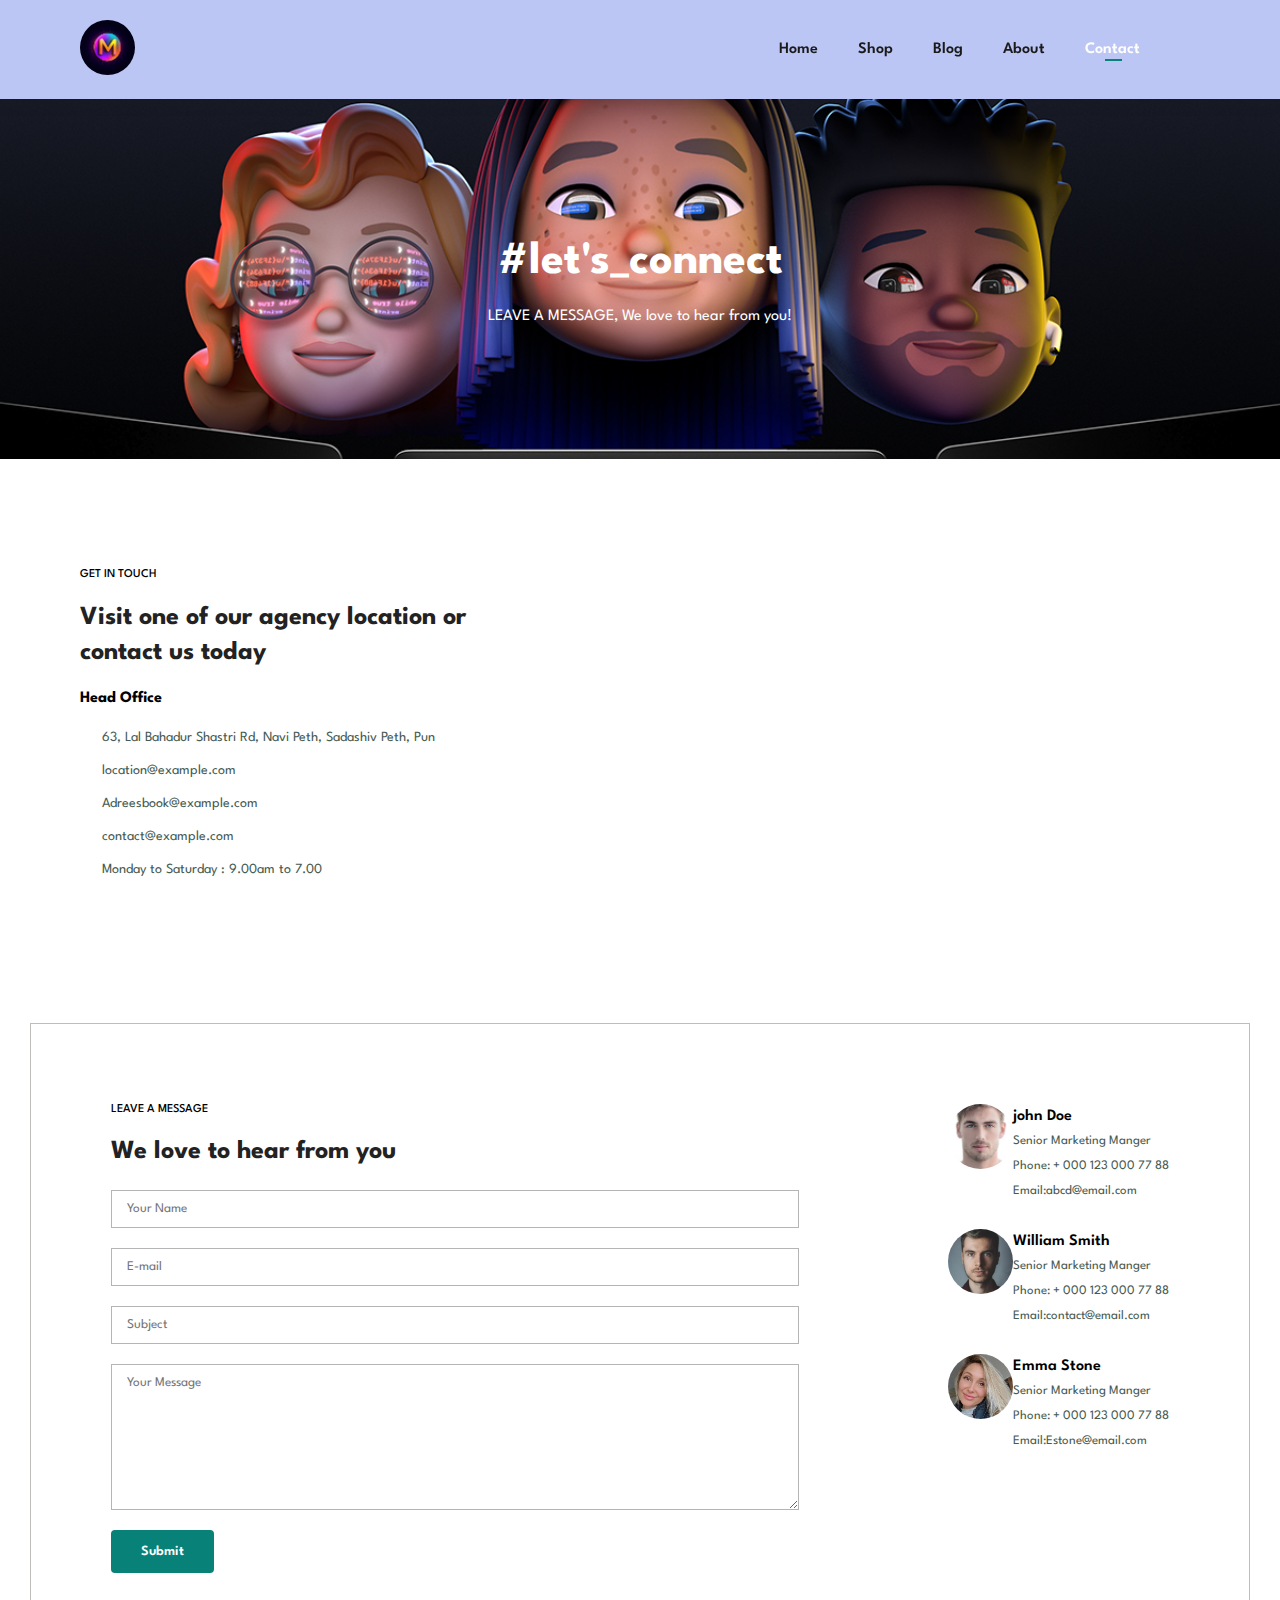
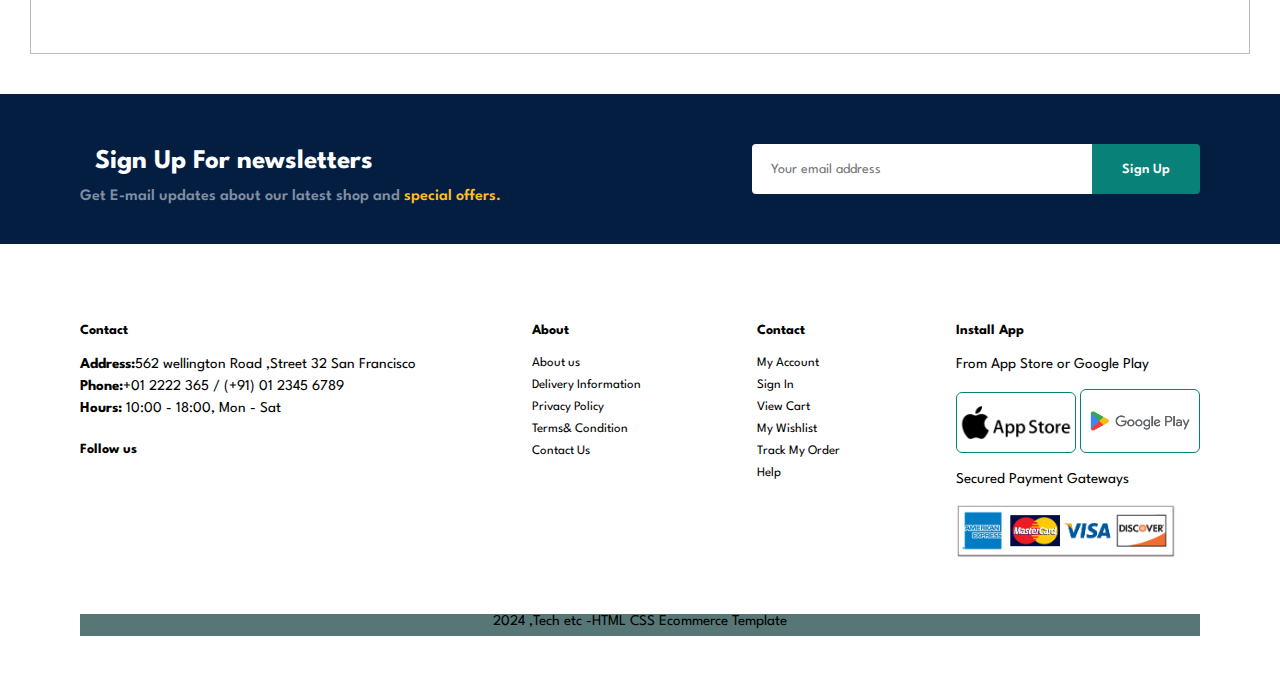
<file: contact.html>
<!DOCTYPE html>
<html lang="en">

<head>
  <meta charset="UTF-8">
  <meta name="viewport" content="width=device-width, initial-scale=1.0">
  <title>Tech2etc Ecomerce Tutorial</title>
  <link rel="stylesheet" href="style.css">
  <link rel="stylesheet" href="https://cdnjs.cloudflare.com/ajax/libs/font-awesome/6.6.0/css/all.min.css"
    integrity="sha512-Kc323vGBEqzTmouAECnVceyQqyqdsSiqLQISBL29aUW4U/M7pSPA/gEUZQqv1cwx4OnYxTxve5UMg5GT6L4JJg=="
    crossorigin="anonymous" referrerpolicy="no-referrer" />
</head>

<body>
  <section id="header">
    <a href="#"><img src="image/myntra.pngs.jpeg" class="logo" alt=""></a>
    <div>
      <ul id="navbar">
        <li><a href="index.html">Home</a></li>
        <li><a href="shop.html">Shop</a></li>
        <li><a href="blog.html">Blog</a></li>
        <li><a href="about.html">About</a></li>
        <li><a class="active" href="contact.html">Contact</a></li>
        <li id="lg-bag"><a href="cart.html"><i class="fa-solid fa-bag-shopping"></i></a></li>
        <a href="#" id="close"><i class="far fa-times"></i></a>
      </ul>
    </div>
    <div id="mobile">
      <a href="cart.html"><i class="fa-solid fa-bag-shopping"></i></a>
      <i id="bar" class="fas fa-outdent"></i>
    </div>
  </section>
  <section id="page-header" class="about-header">
    <h2>#let's_connect</h2>
    <p>LEAVE A MESSAGE, We love to hear from you!</p>
  </section>

  <section id="contact-details" class="section-p1">
    <div class="details">
      <span>GET IN TOUCH </span>
      <h2>Visit one of our agency location or contact us today</h2>
      <h3>Head Office</h3>
      <div>
        <li>
          <i class="fa-solid fa-map"></i>
          <p>63, Lal Bahadur Shastri Rd, Navi Peth, Sadashiv Peth, Pun</p>
        </li>
        <li>
          <i class="fa-solid fa-location-dot"></i>
          <p>location@example.com</p>
        </li>
        <li>
          <i class="fa-regular fa-address-book"></i>
          <p>Adreesbook@example.com</p>
        </li>
        <li>
          <i class="fa-solid fa-phone"></i>
          <p>contact@example.com</p>
        </li>
        <li>
          <i class="fa-regular fa-clock"></i>
          <p>Monday to Saturday : 9.00am to 7.00</p>
        </li>
      </div>
    </div>
    <div class="map">
      <iframe
        src="https://www.google.com/maps/embed?pb=!1m18!1m12!1m3!1d3783.4041275545965!2d73.8404879737201!3d18.510631069480688!2m3!1f0!2f0!3f0!3m2!1i1024!2i768!4f13.1!3m3!1m2!1s0x3bc2c07612d00001%3A0xf1c361a283a7da46!2sMantra%20Resort%20Booking%20Office!5e0!3m2!1sen!2sin!4v1723165058732!5m2!1sen!2sin"
        width="600" height="450" style="border:0;" allowfullscreen="" loading="lazy"
        referrerpolicy="no-referrer-when-downgrade"></iframe>
    </div>
  </section>
  <section id="form-details">
    <form action="">
      <span>LEAVE A MESSAGE</span>
      <h2>We love to hear from you</h2>
      <input type="text" placeholder="Your Name">
      <input type="text" placeholder="E-mail">
      <input type="text" placeholder="Subject">
      <textarea name="" id="" cols="30" rows="10" placeholder="Your Message"></textarea>
      <button class="normal">Submit</button>
    </form>
    <div class="people">
      <div>
        <img src="image/senior.pngs.jpg" alt="">
        <p><span>john Doe</span> Senior Marketing Manger <br> Phone: + 000 123 000 77 88 <br>Email:abcd@email.com</p>
      </div>
      <div>
        <img src="image/seniormid.png" alt="">
        <p><span>William Smith</span> Senior Marketing Manger <br> Phone: + 000 123 000 77 88
          <br>Email:contact@email.com
        </p>
      </div>
      <div>
        <img src="image/seniorsgirls.pngs.jpeg" alt="">
        <p><span>Emma Stone</span> Senior Marketing Manger <br> Phone: + 000 123 000 77 88 <br>Email:Estone@email.com
        </p>
      </div>
    </div>
  </section>

  <section id="newsletters" class="section-p1 section-m1">
    <div class="newstext">
      <h4>Sign Up For newsletters</h4>
      <p>Get E-mail updates about our latest
        shop and <span>special offers.</span>
      </p>
    </div>
    <div class="form">
      <input type="text" placeholder="Your email address">
      <button class="normal">Sign Up</button>
    </div>

  </section>
  <footer class="section-p1">
    <div class="col">
      <h4>Contact</h4>
      <p><strong>Address:</strong>562 wellington Road ,Street 32 San Francisco</p>
      <p><strong>Phone:</strong>+01 2222 365 / (+91) 01 2345 6789</p>
      <p><strong>Hours:</strong> 10:00 - 18:00, Mon - Sat</p>
      <div class="follow">
        <h4>Follow us</h4>
        <div class="icon">
          <i class="fab fa-facebook-f"></i>
          <i class="fab fa-twitter"></i>
          <i class="fab fa-instagram"></i>
          <i class="fab fa-pinterest-p"></i>
          <i class="fab fa-youtube"></i>
        </div>
      </div>
    </div>
    <div class="col">
      <h4>About</h4>
      <a href="#">About us</a>
      <a href="#">Delivery Information</a>
      <a href="#">Privacy Policy</a>
      <a href="#">Terms& Condition</a>
      <a href="#">Contact Us</a>
    </div>
    <div class="col">
      <h4>Contact</h4>
      <a href="#">My Account</a>
      <a href="#">Sign In</a>
      <a href="#">View Cart</a>
      <a href="#">My Wishlist</a>
      <a href="#">Track My Order</a>
      <a href="#">Help</a>
    </div>
    <div class="col install">
      <h4>Install App</h4>
      <p>From App Store or Google Play</p>
      <div class="row">
        <img src="image/appstores.png" alt="">
        <img src="image/google-play.png" alt="">
      </div>
      <p>Secured Payment Gateways</p>
      <img src="image/visa.logo.gif" alt="">
    </div>
    <div class="copyright">
      <p>2024 ,Tech etc -HTML CSS Ecommerce Template</p>
    </div>
  </footer>
  <script src=" script.js">
  </script>
</body>

</html>
</file>
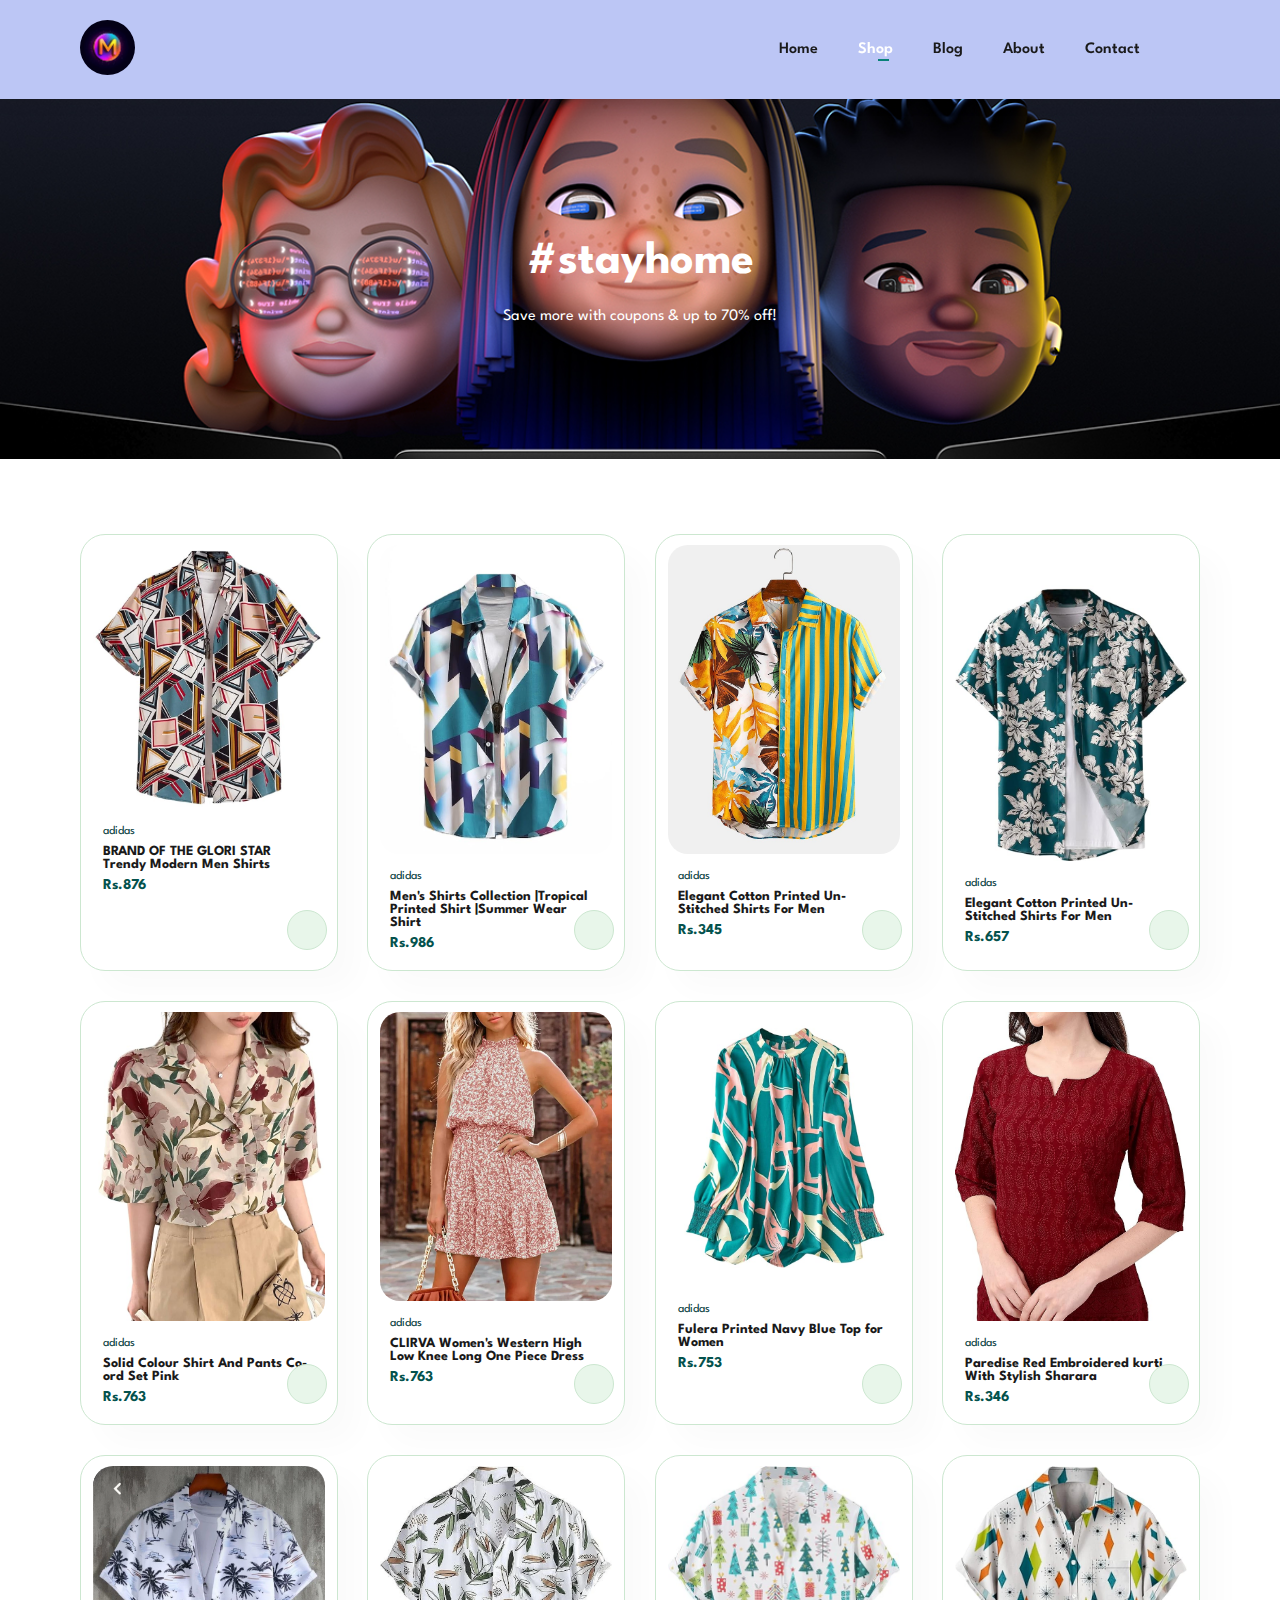
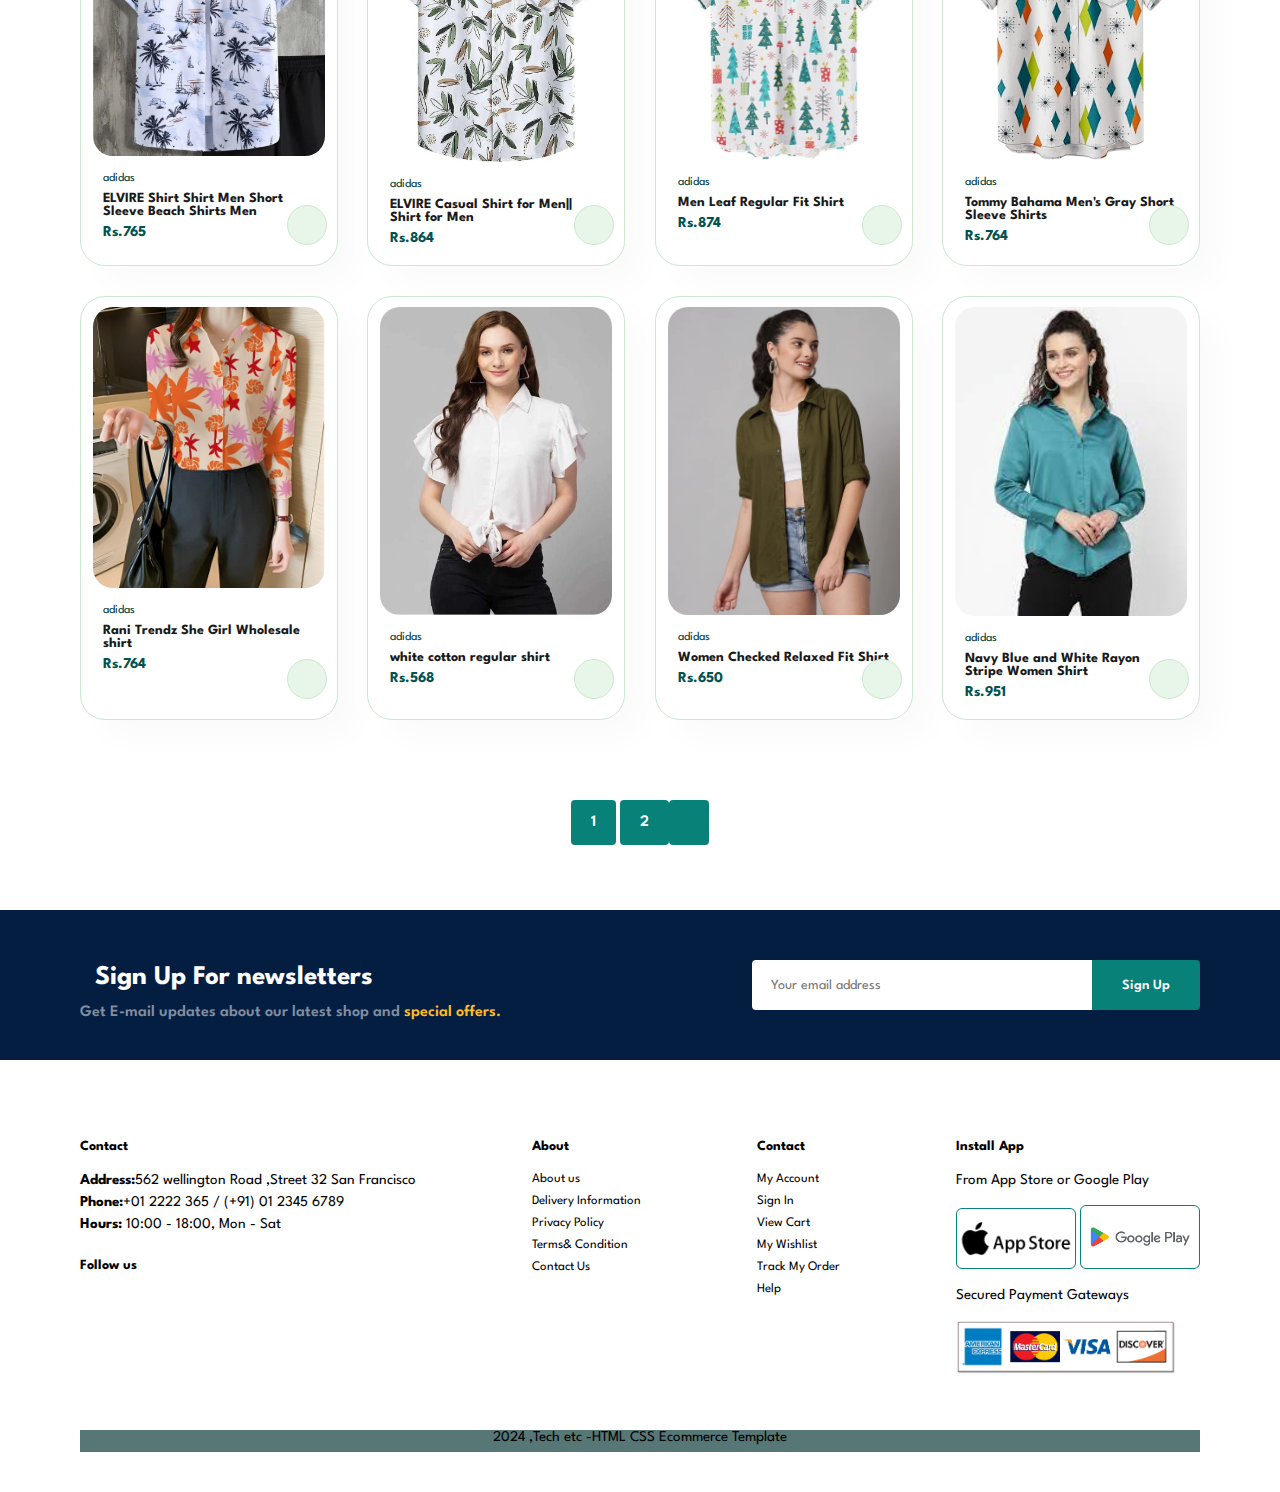
<file: shop.html>
<!DOCTYPE html>
<html lang="en">

<head>
  <meta charset="UTF-8">
  <meta name="viewport" content="width=device-width, initial-scale=1.0">
  <title>Tech2etc Ecomerce Tutorial</title>
  <link rel="stylesheet" href="style.css">
  <link rel="stylesheet" href="https://cdnjs.cloudflare.com/ajax/libs/font-awesome/6.6.0/css/all.min.css"
    integrity="sha512-Kc323vGBEqzTmouAECnVceyQqyqdsSiqLQISBL29aUW4U/M7pSPA/gEUZQqv1cwx4OnYxTxve5UMg5GT6L4JJg=="
    crossorigin="anonymous" referrerpolicy="no-referrer" />
</head>

<body>
  <section id="header">
    <a href="#"><img src="image/myntra.pngs.jpeg" class="logo" alt=""></a>
    <div>
      <ul id="navbar">
        <li><a href="index.html">Home</a></li>
        <li><a class="active" href="shop.html">Shop</a></li>
        <li><a href="blog.html">Blog</a></li>
        <li><a href="about.html">About</a></li>
        <li><a href="contact.html">Contact</a></li>
        <li id="lg-bag"><a href="cart.html"><i class="fa-solid fa-bag-shopping"></i></a></li>
        <a href="#" id="close"><i class="far fa-times"></i></a>
      </ul>
    </div>
    <div id="mobile">
      <a href="cart.html"><i class="fa-solid fa-bag-shopping"></i></a>
      <i id="bar" class="fas fa-outdent"></i>
    </div>
  </section>
  <section id="page-header">
    <h2>#stayhome</h2>
    <p>Save more with coupons & up to 70% off!</p>
  </section>
  <section id="product1" class="section-p1">
    <div class="pro-container">
      <div class="pro" onclick="window.location.href='sproduct.html'">
        <img src="image/regular5.pngs.jpg" alt="">
        <div class="des">
          <span>adidas</span>
          <h5>BRAND OF THE GLORI STAR Trendy Modern Men Shirts</h5>
          <div class="star">
            <i class="fas fa-star"></i>
            <i class="fas fa-star"></i>
            <i class="fas fa-star"></i>
            <i class="fas fa-star"></i>
            <i class="fas fa-star"></i>
          </div>
          <h4>Rs.876</h4>
        </div>
        <a href="#"><i class="fa-sharp fa-solid fa-cart-shopping cart"></i></a>
      </div>
      <div class="pro">
        <img src="image/green.jpg" alt="">
        <div class="des">
          <span>adidas</span>
          <h5>Men's Shirts Collection |Tropical Printed Shirt |Summer Wear Shirt</h5>
          <div class="star">
            <i class="fas fa-star"></i>
            <i class="fas fa-star"></i>
            <i class="fas fa-star"></i>
            <i class="fas fa-star"></i>
            <i class="fas fa-star"></i>
          </div>
          <h4>Rs.986</h4>
        </div>
        <a href="#"><i class="fa-sharp fa-solid fa-cart-shopping cart"></i></a>
      </div>
      <div class="pro">
        <img src="image/yelloblue.png" alt="">
        <div class="des">
          <span>adidas</span>
          <h5>Elegant Cotton Printed Un-Stitched Shirts For Men</h5>
          <div class="star">
            <i class="fas fa-star"></i>
            <i class="fas fa-star"></i>
            <i class="fas fa-star"></i>
            <i class="fas fa-star"></i>
            <i class="fas fa-star"></i>
          </div>
          <h4>Rs.345</h4>
        </div>
        <a href="#"><i class="fa-sharp fa-solid fa-cart-shopping cart"></i></a>
      </div>
      <div class="pro">
        <img src="image/neavyblue.png" alt="">
        <div class="des">
          <span>adidas</span>
          <h5>Elegant Cotton Printed Un-Stitched Shirts For Men</h5>
          <div class="star">
            <i class="fas fa-star"></i>
            <i class="fas fa-star"></i>
            <i class="fas fa-star"></i>
            <i class="fas fa-star"></i>
            <i class="fas fa-star"></i>
          </div>
          <h4>Rs.657</h4>
        </div>
        <a href="#"><i class="fa-sharp fa-solid fa-cart-shopping cart"></i></a>
      </div>
      <div class="pro">
        <img src="image/whitered.png" alt="">
        <div class="des">
          <span>adidas</span>
          <h5>Solid Colour Shirt And Pants Co-ord Set Pink</h5>
          <div class="star">
            <i class="fas fa-star"></i>
            <i class="fas fa-star"></i>
            <i class="fas fa-star"></i>
            <i class="fas fa-star"></i>
            <i class="fas fa-star"></i>
          </div>
          <h4>Rs.763</h4>
        </div>
        <a href="#"><i class="fa-sharp fa-solid fa-cart-shopping cart"></i></a>
      </div>
      <div class="pro">
        <img src="image/jocket.png" alt="">
        <div class="des">
          <span>adidas</span>
          <h5>CLIRVA Women's Western High Low Knee Long One Piece Dress</h5>
          <div class="star">
            <i class="fas fa-star"></i>
            <i class="fas fa-star"></i>
            <i class="fas fa-star"></i>
            <i class="fas fa-star"></i>
            <i class="fas fa-star"></i>
          </div>
          <h4>Rs.763</h4>
        </div>
        <a href="#"><i class="fa-sharp fa-solid fa-cart-shopping cart"></i></a>
      </div>
      <div class="pro">
        <img src="image/pinkblue.png" alt="">
        <div class="des">
          <span>adidas</span>
          <h5>Fulera Printed Navy Blue Top for Women</h5>
          <div class="star">
            <i class="fas fa-star"></i>
            <i class="fas fa-star"></i>
            <i class="fas fa-star"></i>
            <i class="fas fa-star"></i>
            <i class="fas fa-star"></i>
          </div>
          <h4>Rs.753</h4>
        </div>
        <a href="#"><i class="fa-sharp fa-solid fa-cart-shopping cart"></i></a>
      </div>
      <div class="pro">
        <img src="image/red.png" alt="">
        <div class="des">
          <span>adidas</span>
          <h5>Paredise Red Embroidered kurti With Stylish Sharara</h5>
          <div class="star">
            <i class="fas fa-star"></i>
            <i class="fas fa-star"></i>
            <i class="fas fa-star"></i>
            <i class="fas fa-star"></i>
            <i class="fas fa-star"></i>
          </div>
          <h4>Rs.346</h4>
        </div>
        <a href="#"><i class="fa-sharp fa-solid fa-cart-shopping cart"></i></a>
      </div>

      <div class="pro">
        <img src="image/sumerwhite.png" alt="">
        <div class="des">
          <span>adidas</span>
          <h5>ELVIRE Shirt Shirt Men Short Sleeve Beach Shirts Men</h5>
          <div class="star">
            <i class="fas fa-star"></i>
            <i class="fas fa-star"></i>
            <i class="fas fa-star"></i>
            <i class="fas fa-star"></i>
            <i class="fas fa-star"></i>
          </div>
          <h4>Rs.765</h4>
        </div>
        <a href="#"><i class="fa-sharp fa-solid fa-cart-shopping cart"></i></a>
      </div>
      <div class="pro">
        <img src="image/summergreen.png" alt="">
        <div class="des">
          <span>adidas</span>
          <h5>ELVIRE Casual Shirt for Men|| Shirt for Men</h5>
          <div class="star">
            <i class="fas fa-star"></i>
            <i class="fas fa-star"></i>
            <i class="fas fa-star"></i>
            <i class="fas fa-star"></i>
            <i class="fas fa-star"></i>
          </div>
          <h4>Rs.864</h4>
        </div>
        <a href="#"><i class="fa-sharp fa-solid fa-cart-shopping cart"></i></a>
      </div>
      <div class="pro">
        <img src="image/summerster.png" alt="">
        <div class="des">
          <span>adidas</span>
          <h5>Men Leaf Regular Fit Shirt</h5>
          <div class="star">
            <i class="fas fa-star"></i>
            <i class="fas fa-star"></i>
            <i class="fas fa-star"></i>
            <i class="fas fa-star"></i>
            <i class="fas fa-star"></i>
          </div>
          <h4>Rs.874</h4>
        </div>
        <a href="#"><i class="fa-sharp fa-solid fa-cart-shopping cart"></i></a>
      </div>
      <div class="pro">
        <img src="image/summeryellow.png" alt="">
        <div class="des">
          <span>adidas</span>
          <h5>Tommy Bahama Men's Gray Short Sleeve Shirts</h5>
          <div class="star">
            <i class="fas fa-star"></i>
            <i class="fas fa-star"></i>
            <i class="fas fa-star"></i>
            <i class="fas fa-star"></i>
            <i class="fas fa-star"></i>
          </div>
          <h4>Rs.764</h4>
        </div>
        <a href="#"><i class="fa-sharp fa-solid fa-cart-shopping cart"></i></a>
      </div>
      <div class="pro">
        <img src="image/summerred.png" alt="">
        <div class="des">
          <span>adidas</span>
          <h5>Rani Trendz She Girl Wholesale shirt</h5>
          <div class="star">
            <i class="fas fa-star"></i>
            <i class="fas fa-star"></i>
            <i class="fas fa-star"></i>
            <i class="fas fa-star"></i>
            <i class="fas fa-star"></i>
          </div>
          <h4>Rs.764</h4>
        </div>
        <a href="#"><i class="fa-sharp fa-solid fa-cart-shopping cart"></i></a>
      </div>
      <div class="pro">
        <img src="image/whits.png" alt="">
        <div class="des">
          <span>adidas</span>
          <h5>white cotton regular shirt</h5>
          <div class="star">
            <i class="fas fa-star"></i>
            <i class="fas fa-star"></i>
            <i class="fas fa-star"></i>
            <i class="fas fa-star"></i>
            <i class="fas fa-star"></i>
          </div>
          <h4>Rs.568</h4>
        </div>
        <a href="#"><i class="fa-sharp fa-solid fa-cart-shopping cart"></i></a>
      </div>
      <div class="pro">
        <img src="image/summergrrr.png" alt="">
        <div class="des">
          <span>adidas</span>
          <h5>Women Checked Relaxed Fit Shirt</h5>
          <div class="star">
            <i class="fas fa-star"></i>
            <i class="fas fa-star"></i>
            <i class="fas fa-star"></i>
            <i class="fas fa-star"></i>
            <i class="fas fa-star"></i>
          </div>
          <h4>Rs.650</h4>
        </div>
        <a href="#"><i class="fa-sharp fa-solid fa-cart-shopping cart"></i></a>
      </div>
      <div class="pro">
        <img src="image/summerneavyblue.png" alt="">
        <div class="des">
          <span>adidas</span>
          <h5>Navy Blue and White Rayon Stripe Women Shirt</h5>
          <div class="star">
            <i class="fas fa-star"></i>
            <i class="fas fa-star"></i>
            <i class="fas fa-star"></i>
            <i class="fas fa-star"></i>
            <i class="fas fa-star"></i>
          </div>
          <h4>Rs.951</h4>
        </div>
        <a href="#"><i class="fa-sharp fa-solid fa-cart-shopping cart"></i></a>
      </div>

    </div>
  </section>
  <section id="pagination" class="section-p1">
    <a href="#">1</a>
    <a href="#">2</a>
    <a href="#"><i class="fa-solid fa-arrow-right"></i></a>
  </section>
  <section id="newsletters" class="section-p1 section-m1">
    <div class="newstext">
      <h4>Sign Up For newsletters</h4>
      <p>Get E-mail updates about our latest
        shop and <span>special offers.</span>
      </p>
    </div>
    <div class="form">
      <input type="text" placeholder="Your email address">
      <button class="normal">Sign Up</button>
    </div>

  </section>
  <footer class="section-p1">
    <div class="col">
      <h4>Contact</h4>
      <p><strong>Address:</strong>562 wellington Road ,Street 32 San Francisco</p>
      <p><strong>Phone:</strong>+01 2222 365 / (+91) 01 2345 6789</p>
      <p><strong>Hours:</strong> 10:00 - 18:00, Mon - Sat</p>
      <div class="follow">
        <h4>Follow us</h4>
        <div class="icon">
          <i class="fab fa-facebook-f"></i>
          <i class="fab fa-twitter"></i>
          <i class="fab fa-instagram"></i>
          <i class="fab fa-pinterest-p"></i>
          <i class="fab fa-youtube"></i>
        </div>
      </div>
    </div>
    <div class="col">
      <h4>About</h4>
      <a href="#">About us</a>
      <a href="#">Delivery Information</a>
      <a href="#">Privacy Policy</a>
      <a href="#">Terms& Condition</a>
      <a href="#">Contact Us</a>
    </div>
    <div class="col">
      <h4>Contact</h4>
      <a href="#">My Account</a>
      <a href="#">Sign In</a>
      <a href="#">View Cart</a>
      <a href="#">My Wishlist</a>
      <a href="#">Track My Order</a>
      <a href="#">Help</a>
    </div>
    <div class="col install">
      <h4>Install App</h4>
      <p>From App Store or Google Play</p>
      <div class="row">
        <img src="image/appstores.png" alt="">
        <img src="image/google-play.png" alt="">
      </div>
      <p>Secured Payment Gateways</p>
      <img src="image/visa.logo.gif" alt="">
    </div>
    <div class="copyright">
      <p>2024 ,Tech etc -HTML CSS Ecommerce Template</p>
    </div>
  </footer>
  <script src=" script.js">
  </script>
</body>

</html>
</file>
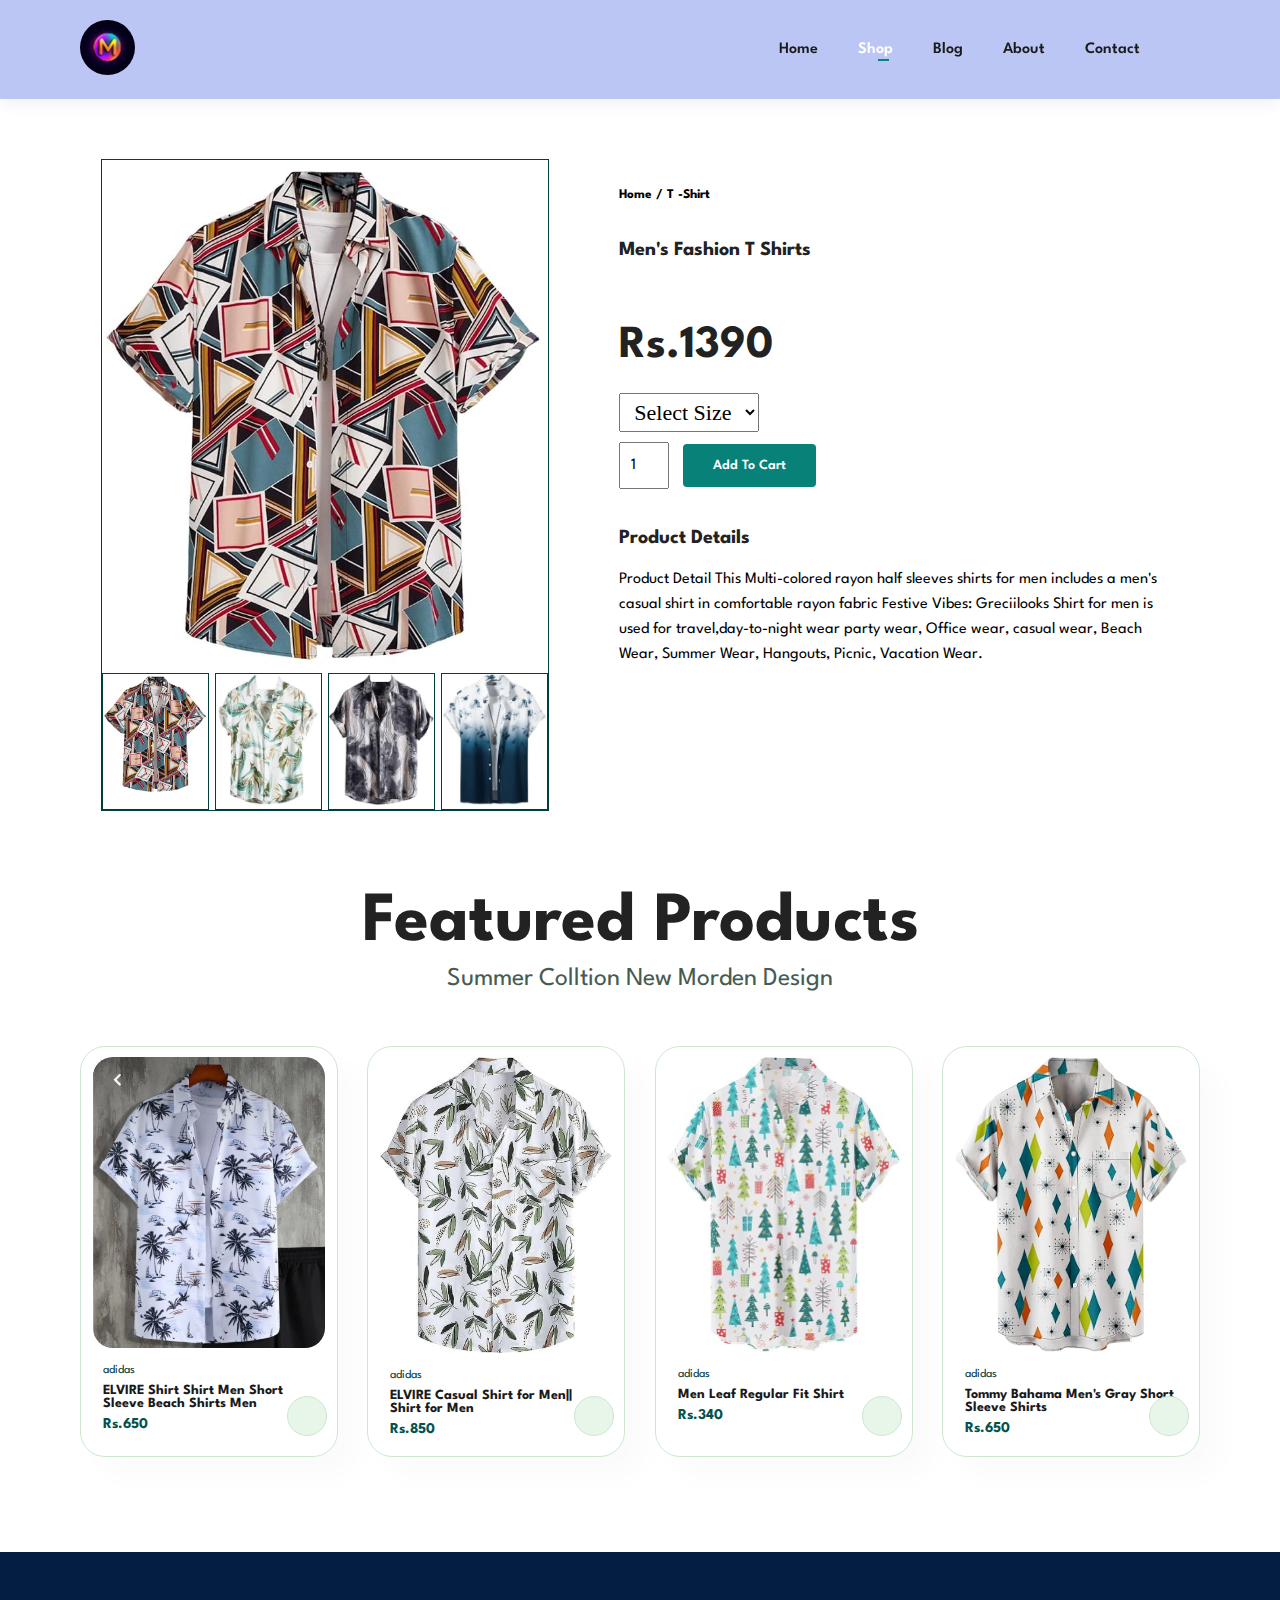
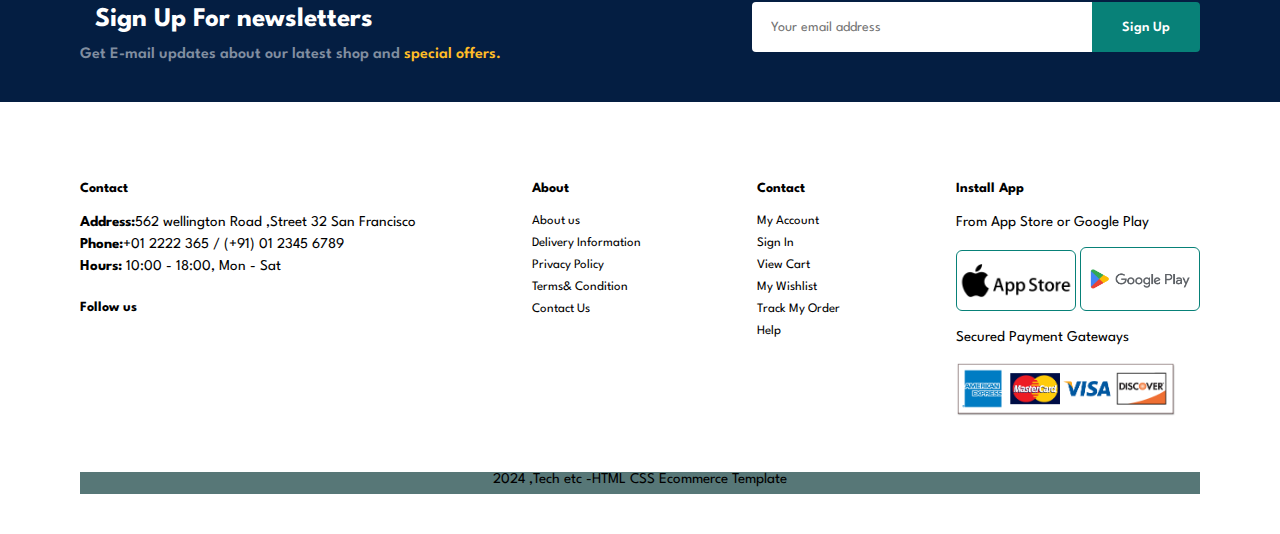
<file: sproduct.html>
<!DOCTYPE html>
<html lang="en">

<head>
  <meta charset="UTF-8">
  <meta name="viewport" content="width=device-width, initial-scale=1.0">
  <title>Tech2etc Ecomerce Tutorial</title>
  <link rel="stylesheet" href="style.css">
  <link rel="stylesheet" href="https://cdnjs.cloudflare.com/ajax/libs/font-awesome/6.6.0/css/all.min.css"
    integrity="sha512-Kc323vGBEqzTmouAECnVceyQqyqdsSiqLQISBL29aUW4U/M7pSPA/gEUZQqv1cwx4OnYxTxve5UMg5GT6L4JJg=="
    crossorigin="anonymous" referrerpolicy="no-referrer" />
</head>

<body>
  <section id="header">
    <a href="#"><img src="image/myntra.pngs.jpeg" class="logo" alt=""></a>
    <div>
      <ul id="navbar">
        <li><a href="index.html">Home</a></li>
        <li><a class="active" href="shop.html">Shop</a></li>
        <li><a href="blog.html">Blog</a></li>
        <li><a href="about.html">About</a></li>
        <li><a href="contact.html">Contact</a></li>
        <li id="lg-bag"><a href="cart.html"><i class="fa-solid fa-bag-shopping"></i></a></li>
        <a href="#" id="close"><i class="far fa-times"></i></a>
      </ul>
    </div>
    <div id="mobile">
      <a href="cart.html"><i class="fa-solid fa-bag-shopping"></i></a>
      <i id="bar" class="fas fa-outdent"></i>
    </div>
  </section>
  <section id="prodetails" class="section-p1">
    <div class="single-pro-image">
      <img src="image/regular5.pngs.jpg" width="100%" id="MainImg" alt="">
      <div class="small-img-group">
        <div class="small-img-col">
          <img src="image/regular5.pngs.jpg" width="100%" class="small-img" alt="">
        </div>
        <div class="small-img-col">
          <img src="image/regular2.pngs.jpg" width="100%" class="small-img" alt="">
        </div>
        <div class="small-img-col">
          <img src="image/regular3.pngs.jpg" width="100%" class="small-img" alt="">
        </div>
        <div class="small-img-col">
          <img src="image/regular4.png" width="100%" class="small-img" alt="">
        </div>
      </div>
    </div>
    <div class="single-pro-details">
      <h5>Home / T -Shirt</h5>
      <h4>Men's Fashion T Shirts</h4>
      <h2>Rs.1390</h2>
      <select>
        <option>Select Size</option>
        <option>XL</option>
        <option>XXL</option>
        <option>Small</option>
        <option>Large</option>
      </select>
      <input type="number" value="1">
      <button class="normal">Add To Cart</button>
      <h4>Product Details</h4>
      <span>Product Detail This Multi-colored rayon half sleeves shirts for men includes a men's casual shirt in
        comfortable rayon fabric Festive Vibes: Greciilooks Shirt for men is used for travel,day-to-night wear party
        wear, Office wear, casual wear, Beach Wear, Summer Wear, Hangouts, Picnic, Vacation Wear.</span>
    </div>
  </section>
  <section id="product1" class="section-p1">
    <h1>Featured Products</h1>
    <p>Summer Colltion New Morden Design</p>
    <div class="pro-container">
      <div class="pro">
        <img src="image/sumerwhite.png" alt="">
        <div class="des">
          <span>adidas</span>
          <h5>ELVIRE Shirt Shirt Men Short Sleeve Beach Shirts Men</h5>
          <div class="star">
            <i class="fas fa-star"></i>
            <i class="fas fa-star"></i>
            <i class="fas fa-star"></i>
            <i class="fas fa-star"></i>
            <i class="fas fa-star"></i>
          </div>
          <h4>Rs.650</h4>
        </div>
        <a href="#"><i class="fa-sharp fa-solid fa-cart-shopping cart"></i></a>
      </div>
      <div class="pro">
        <img src="image/summergreen.png" alt="">
        <div class="des">
          <span>adidas</span>
          <h5>ELVIRE Casual Shirt for Men|| Shirt for Men</h5>
          <div class="star">
            <i class="fas fa-star"></i>
            <i class="fas fa-star"></i>
            <i class="fas fa-star"></i>
            <i class="fas fa-star"></i>
            <i class="fas fa-star"></i>
          </div>
          <h4>Rs.850</h4>
        </div>
        <a href="#"><i class="fa-sharp fa-solid fa-cart-shopping cart"></i></a>
      </div>
      <div class="pro">
        <img src="image/summerster.png" alt="">
        <div class="des">
          <span>adidas</span>
          <h5>Men Leaf Regular Fit Shirt</h5>
          <div class="star">
            <i class="fas fa-star"></i>
            <i class="fas fa-star"></i>
            <i class="fas fa-star"></i>
            <i class="fas fa-star"></i>
            <i class="fas fa-star"></i>
          </div>
          <h4>Rs.340</h4>
        </div>
        <a href="#"><i class="fa-sharp fa-solid fa-cart-shopping cart"></i></a>
      </div>
      <div class="pro">
        <img src="image/summeryellow.png" alt="">
        <div class="des">
          <span>adidas</span>
          <h5>Tommy Bahama Men's Gray Short Sleeve Shirts</h5>
          <div class="star">
            <i class="fas fa-star"></i>
            <i class="fas fa-star"></i>
            <i class="fas fa-star"></i>
            <i class="fas fa-star"></i>
            <i class="fas fa-star"></i>
          </div>
          <h4>Rs.650</h4>
        </div>
        <a href="#"><i class="fa-sharp fa-solid fa-cart-shopping cart"></i></a>
      </div>
    </div>
  </section>
  <section id="newsletters" class="section-p1 section-m1">
    <div class="newstext">
      <h4>Sign Up For newsletters</h4>
      <p>Get E-mail updates about our latest
        shop and <span>special offers.</span>
      </p>
    </div>
    <div class="form">
      <input type="text" placeholder="Your email address">
      <button class="normal">Sign Up</button>
    </div>

  </section>
  <footer class="section-p1">
    <div class="col">
      <h4>Contact</h4>
      <p><strong>Address:</strong>562 wellington Road ,Street 32 San Francisco</p>
      <p><strong>Phone:</strong>+01 2222 365 / (+91) 01 2345 6789</p>
      <p><strong>Hours:</strong> 10:00 - 18:00, Mon - Sat</p>
      <div class="follow">
        <h4>Follow us</h4>
        <div class="icon">
          <i class="fab fa-facebook-f"></i>
          <i class="fab fa-twitter"></i>
          <i class="fab fa-instagram"></i>
          <i class="fab fa-pinterest-p"></i>
          <i class="fab fa-youtube"></i>
        </div>
      </div>
    </div>
    <div class="col">
      <h4>About</h4>
      <a href="#">About us</a>
      <a href="#">Delivery Information</a>
      <a href="#">Privacy Policy</a>
      <a href="#">Terms& Condition</a>
      <a href="#">Contact Us</a>
    </div>
    <div class="col">
      <h4>Contact</h4>
      <a href="#">My Account</a>
      <a href="#">Sign In</a>
      <a href="#">View Cart</a>
      <a href="#">My Wishlist</a>
      <a href="#">Track My Order</a>
      <a href="#">Help</a>
    </div>
    <div class="col install">
      <h4>Install App</h4>
      <p>From App Store or Google Play</p>
      <div class="row">
        <img src="image/appstores.png" alt="">
        <img src="image/google-play.png" alt="">
      </div>
      <p>Secured Payment Gateways</p>
      <img src="image/visa.logo.gif" alt="">
    </div>
    <div class="copyright">
      <p>2024 ,Tech etc -HTML CSS Ecommerce Template</p>
    </div>
  </footer>
  <script>
    var MainImg = document.getElementById('MainImg');
    var smallimg = document.getElementsByClassName('small-img');
    smallimg[0].onclick = function () {
      MainImg.src = smallimg[0].src;
    }
    smallimg[1].onclick = function () {
      MainImg.src = smallimg[1].src;
    }
    smallimg[2].onclick = function () {
      MainImg.src = smallimg[2].src;
    }
    smallimg[3].onclick = function () {
      MainImg.src = smallimg[3].src;
    }
  </script>
  <script src=" script.js"></script>
</body>

</html>
</file>
<file: style.css>
@import url('https://fonts.googleapis.com/css2?family=Spartan:wght@100;200;300;400;500;600;700;800;900&display=swap');

* {
  margin: 0;
  padding: 0;
  box-sizing: border-box;
  font-family: 'Spartan', sans-serif;
}

h1 {
  font-size: 50px;
  line-height: 64px;
  color: #222;
}

h2 {
  font-size: 46px;
  line-height: 54px;
  color: #222;
}

h4 {
  font-size: 20px;
  color: #222;
}

h6 {
  font-weight: 700px;
  font-size: 12px;
}

p {
  font-size: 16px;
  color: #465b52;
}

.section-p1 {
  padding: 40px 80px;
}

.section-m1 {
  margin: 40px 0;
}

button.normal {
  font-size: 14px;
  font-weight: 600;
  padding: 15px 30px;
  color: #000;
  background-color: #fff;
  border-radius: 4px;
  cursor: pointer;
  border: none;
  outline: none;
  transition: 0.2s;
}

button.white {
  font-size: 13px;
  font-weight: 600;
  padding: 11px 18px;
  color: #a9a4a4;
  background-color: transparent;
  cursor: pointer;
  border: 1px solid #fff;
  outline: none;
  transition: 0.2s;
}

body {
  width: 100%;
}

#header {
  display: flex;
  align-items: center;
  justify-content: space-between;
  padding: 20px 80px;
  background: #bcc6f5;
  box-shadow: 0 5px 15px rgba(0, 0, 0, 0.06);
  z-index: 999;
  position: sticky;
  top: 0;
  left: 0;
}

#header .logo {
  height: 4px;
  width: 55px;
  border-radius: 50%;
  height: auto;
}

#navbar {
  display: flex;
  align-items: center;
  justify-content: center;
}

#navbar li {
  list-style: none;
  padding: 0 20px;
}

#navbar li a {
  text-decoration: none;
  font-size: 16px;
  font-weight: 600;
  color: #1a1a1a;
}


#navbar li a:hover,
#navbar li a.active {
  position: relative;
  color: white;
}

#navbar li a.active::after,
#navbar li a:hover::after {
  content: "";
  width: 30%;
  height: 2px;
  background: #088178;
  position: absolute;
  bottom: -4px;
  left: 20px;
}

#mobile {
  display: none;
  align-items: center;
}

#close {
  display: none;
}

#hero {
  background-image: url("image/yellow.png");
  height: 90vh;
  width: 100%;
  background-position: top 25% right 0;
  background-repeat: no-repeat;
  background-size: cover;
  padding: 0 80px;
  display: flex;
  flex-direction: column;
  align-items: flex-start;
  justify-content: center;
}

#hero h4 {
  padding-bottom: 16px;
}

#hero h1 {
  color: #088178;
}

#hero p {
  font-size: 20px;
  color: #465b52;
  padding: 6px;
}

#hero button {
  color: #088178;
  cursor: pointer;
  font-weight: 700;
  font-size: 18px;
  border: 1px solid rgb(243, 211, 216);
  background: #ba9dab;
  padding: 14px 80px 14px 65px;
}

#hero button:hover {
  background-color: #04524d;
}

#feature {
  display: flex;
  align-items: center;
  justify-content: space-between;
  flex-wrap: wrap;
}

#feature .fe-box {
  width: 220px;
  text-align: center;
  padding: 25px 15px;
  box-shadow: 20px 20px 34px rgba(0, 0, 0, 0.03);
  border: 1px solid #143419;
  border-radius: 4px;
  margin: 1px;
}


#feature .fe-box:hover {
  box-shadow: 10px 10px 54px rgba(70, 62, 221, 0.1);
}

#feature .fe-box img {
  width: 120px;
  height: 100px;
  object-fit: cover;
  margin-bottom: 10px;
}

#feature .fe-box h6 {
  display: inline-block;
  padding: 9px 8px 6px 8px;
  line-height: 1;
  border-radius: 4px;
  color: #088178;
  background-color: #f4b0be;
}

#feature .fe-box:nth-child(2) h6 {
  background-color: #c5e9b0;
}

#feature .fe-box :nth-child(3) h6 {
  background-color: #c6e6f3;
}

#feature .fe-box:nth-child(4) h6 {
  background-color: #bcc6f5;
}

#feature .fe-box:nth-child(5) h6 {
  background-color: #f8cff8;
}

#feature .fe-box:nth-child(6) h6 {
  background-color: #faf888;
}

#product1 {
  text-align: center;
}

#product1 h1 {
  font-size: 4.4em;
  margin-bottom: 12px;
}

#product1 p {
  font-size: 1.60em;
  margin-bottom: 20px;
}

#product1 .pro-container {
  display: flex;
  justify-content: space-between;
  padding-top: 20px;
  flex-wrap: wrap;
}

#product1 .pro {
  width: 23%;
  min-width: 250px;
  padding: 10px 12px;
  border: 1px solid #cce7d0;
  border-radius: 25px;
  cursor: pointer;
  box-shadow: 20px 20px 30px rgba(0, 0, 0, 0.02);
  margin: 15px 0;
  transition: background-color 0.2s ease, box-shadow 0.2s ease;
  position: relative;
  background-color: #ffffff;
}

#product1 .pro:hover {
  box-shadow: 20px 20px 30px rgba(0, 0, 0, 0.1);
  background-color: #def4e1;
}

#product1 .pro img {
  width: 100%;
  border-radius: 20px;
}

#product1 .pro .des {
  text-align: start;
  padding: 10px;
}

#product1 .pro .des span {
  color: rgb(4, 59, 59);
  font-size: 12px;
}

#product1 .pro .des h5 {
  padding-top: 7px;
  color: #1a1a1a;
  font-size: 14px;
}

#product1 .pro .des i {
  font-size: 12px;
  color: rgb(207, 194, 4)
}

#product1 .pro .des h4 {
  padding-top: 7px;
  font-size: 15px;
  font-weight: 700;
  color: #04524d;
}


#product1 .pro .cart {
  width: 40px;
  height: 40px;
  line-height: 40px;
  border-radius: 50px;
  background-color: #e8f6ea;
  font-weight: 500;
  color: #088178;
  border: 1px solid #cce7d0;
  position: absolute;
  bottom: 20px;
  right: 10px;
}

#banner {
  display: flex;
  flex-direction: column;
  justify-content: center;
  align-items: center;
  text-align: center;
  background-image: url(image/blackbanner.pngs.jpeg);
  width: 100%;
  height: 40vh;
  background-size: cover;
  background-position: center;
}

#banner h4 {
  color: #fff;
  font-size: 17px;
}

#banner h1 {
  color: #fff;
  font-size: 40px;
  padding: 10px 0;
}

#banner h1 span {
  color: #9d0606;

}

#banner button:hover {
  background: #088178;
  color: #fff;
}

#sm-banner {
  display: flex;
  justify-content: space-between;
  flex-wrap: wrap;
}

#sm-banner .banner-box,
#sm-banner .banner-box2 {
  display: flex;
  flex-direction: column;
  justify-content: center;
  align-items: flex-start;
  text-align: center;
  width: 670px;
  height: 50vh;
  background-size: cover;
  background-position: center;
  padding: 30px;
}

#sm-banner .banner-box {
  background-image: url("image/photosblack.png");
}

#sm-banner .banner-box2 {
  background-image: url("image/niche.pngs.jpg");
}

#sm-banner h4 {
  color: #fff;
  font-size: 20px;
  font-weight: 500;
}

#sm-banner h2 {
  color: #fff;
  font-size: 31px;
  font-weight: 900;
}

#sm-banner span {
  color: #fff;
  font-size: 14px;
  font-weight: 610px;
  padding-bottom: 15px;
}

#sm-banner .banner-box:hover button {
  background: #088178;
  border: 1px solid #088178;
}

#banner3 {
  display: flex;
  justify-content: space-between;
  flex-wrap: wrap;
  padding: 0 100px;
}

#banner3 .banner-box {
  display: flex;
  flex-direction: column;
  justify-content: center;
  align-items: flex-start;
  background-image: url(image/jewelley.png);
  text-align: center;
  min-width: 30%;
  height: 30vh;
  background-size: cover;
  background-position: center;
  padding: 20px;
  margin-bottom: 20px;
}

#banner3 .banner-box2 {
  background-image: url(image/Footersbl.png);
}

#banner3 .banner-box3 {
  background-image: url(image/Tshirts.png);
}

#banner3 h2 {
  color: #fff;
  font-weight: 900;
  font-size: 22px;
}

#banner3 h3 {
  color: rgb(246, 22, 22);
  font-weight: 900;
  font-size: 18px;
}

#newsletters {
  display: flex;
  justify-content: space-between;
  flex-wrap: wrap;
  align-items: center;
  background-image: url(image/);
  background-repeat: no-repeat;
  background-position: 20% 30%;
  background-color: #041e42;
}

#newsletters h4 {
  font-size: 27px;
  font-weight: 700;
  color: #fff;
  padding: 15px;
}

#newsletters p {
  font-size: 16px;
  font-weight: 600;
  color: #818ea0;
}

#newsletters p span {

  color: #ffbd27;
}

#newsletters .form {
  display: flex;
  width: 40%;
}

#newsletters input {
  height: 3.125rem;
  padding: 0 1.25em;
  font-size: 14px;
  width: 100%;
  border: 1px solid transparent;
  border-radius: 4px;
  outline: none;
  border-top-right-radius: 0;
  border-bottom-right-radius: 0;

}

#newsletters button {
  background-color: #088178;
  color: #fff;
  white-space: nowrap;
  border-top-left-radius: 0;
  border-bottom-left-radius: 0;
}

footer {
  display: flex;
  flex-wrap: wrap;
  justify-content: space-between;
  color: #000;
}

footer .col {
  display: flex;
  flex-direction: column;
  align-items: flex-start;
  margin-bottom: 20px;
}

footer .logo {
  height: 4px;
  width: 55px;
  border-radius: 50%;
  height: auto;
}

footer h4 {
  font-size: 14px;
  padding-bottom: 20px;
  color: #000;
}

footer p {
  font-size: 15px;
  margin: 0 0 8px 0;
  color: #000;
}

footer a {
  font-size: 13px;
  text-decoration: none;
  color: #000;
  margin-bottom: 10px;
}

footer .follow {
  margin-top: 20px;
}

footer .follow i {
  color: #000;
  padding-left: 4px;
  cursor: pointer;
}

footer .install .row img {
  border: 1px solid #088178;
  border-radius: 6px;
  width: 120px;
  height: auto;
}

footer .install img {
  margin: 10px 0 15px 0;
  width: 220px;
}

footer .follow i:hover,
footer a:hover {
  color: #088178;
}

footer .copyright {
  width: 100%;
  text-align: center;
  margin-top: 20px;
  background-color: rgb(87, 119, 119);

}




#page-header {
  background-image: url(image/stayhappy.pngs.jpg);
  width: 100%;
  height: 40vh;
  background-size: cover;
  background-position: center;
  display: flex;
  justify-content: center;
  text-align: center;
  flex-direction: column;
  padding: 14px;
}

#page-header h2,
#page-header p {
  margin: 10px;
  color: white;
}

#pagination {
  text-align: center;

}

#pagination a {
  text-decoration: none;
  background-color: #088178;
  padding: 15px 20px;
  border-radius: 4px;
  color: #fff;
  font-weight: 600;
}

#pagination a i {
  font-size: 16px;
  font-weight: 600;
}

#prodetails {
  display: flex;
  margin-top: 20px;
  justify-content: space-evenly;
}

#prodetails .single-pro-image {
  width: 40%;
  margin-right: 50px;
  border: 1px solid rgb(1, 63, 63);

}

.small-img-group {

  display: flex;
  justify-content: space-between;
}

.small-img-col {
  flex-basis: 24%;
  cursor: pointer;
  border: 1px solid rgb(1, 63, 63);

}

#prodetails .single-pro-details {
  width: 50%;
  padding-top: 30px;
}

#prodetails .single-pro-details h4 {
  padding: 40px 0 20px 0;

}

#prodetails .single-pro-details h2 {
  padding: 40px 0 20px 0;
}

#prodetails .single-pro-details select {
  display: block;
  padding: 5px 10px;
  margin-bottom: 10px;
  font-size: 22px;
  font-family: 'Times New Roman', Times, serif;
}

#prodetails .single-pro-details input {
  width: 50px;
  height: 47px;
  padding-left: 10px;
  font-size: 16px;
  margin-right: 10px;
}

#prodetails .single-pro-details input:focus {
  outline: none;
}

#prodetails .single-pro-details button {
  background: #088178;
  color: #fff;
}

#prodetails .single-pro-details span {
  line-height: 25px;
}





#page-header.blog-header {
  background-image: url(image/readmores.pngs.jpeg);

}

#blog {
  padding: 150px 150px 0 150px;
  justify-content: center;
}

#blog .blog-box {
  display: flex;
  align-items: center;
  justify-content: space-between;
  width: 100%;
  position: relative;
  padding-bottom: 90px;
}

#blog .blog-img {
  flex-basis: 40%;
  margin-right: 40px;
}

#blog .blog-details {
  flex-basis: 50%;
}

#blog img {
  width: 100%;
  height: 300px;
  object-fit: cover;
}

#blog .blog-details h4 {
  padding: 15px;
}

#blog .blog-details p {
  padding: 22px;
}

#blog .blog-details a {
  text-decoration: none;
  font-size: 11px;
  color: #000;
  font-weight: 700;
  position: relative;
  transition: 0.3s;
}

#blog .blog-details a::after {
  content: "";
  width: 50px;
  height: 1px;
  background-color: #000;
  position: absolute;
  top: 4px;
  right: -60px;
}

#blog .blog-details a:hover {
  color: #088178;
}

#blog .blog-details a:hover::after {
  background-color: #088178;
}

#blog .blog-box h1 {
  position: absolute;
  top: -40px;
  left: 0;
  font-size: 70px;
  font-weight: 700;
  color: #c9cbce;
  z-index: -9;
}





#page-header2.about-header {
  background-image: url(image/browns.pngs.webp);
}

#page-header2 {
  width: 100%;
  height: 40vh;
  background-size: cover;
  background-position: center;
  display: flex;
  justify-content: center;
  text-align: center;
  flex-direction: column;
  padding: 14px;
}

#page-header2 h2,
#page-header2 p {
  margin: 10px;
  color: white;
}

#about-head {
  display: flex;
  align-items: center;
  gap: 20px;
  padding: 20px;
}

#about-head img {
  max-width: 35%;
  height: auto;
  object-fit: cover;
}

#about-head div {
  max-width: 65%;
}

#about-head h2 {
  font-size: 24px;
  margin-bottom: 20px;
}

#about-head p {
  font-size: 16px;
  line-height: 1.6;
}

#about-head abbr {
  font-size: 14px;
  font-style: italic;
}

#about-head marquee {
  margin-top: 20px;
  padding: 10px;
}

#about-app {
  text-align: center;
  padding: 40px 20px;
}

#about-app h1 {
  font-size: 28px;
  margin-bottom: 20px;
}

#about-app .video {
  display: flex;
  justify-content: center;
}

#about-app video {
  width: 70%;
  border-radius: 10px;
  box-shadow: 0 4px 8px rgba(0, 0, 0, 0.1);
}




#contact-details {
  display: flex;
  align-items: center;
  justify-content: space-between;
}


#contact-details .details {
  width: 35%;
}

#contact-details .map {
  width: 60%;
}

#contact-details .details span,
#form-details form {
  font-weight: 500;
  font-size: 12px;
}

#contact-details .details h2,
#form-details form h2 {
  font-size: 26px;
  line-height: 35px;
  padding: 20px 0;
}

#contact-details .details h3 {
  font-size: 16px;
  padding-bottom: 15px;
}

#contact-details .details li {
  list-style: none;
  display: flex;
  padding: 10px 0;
}

#contact-details .details li i {
  font-size: 14px;
  padding-right: 22px;
}

#contact-details .details li p {
  margin: 0;
  font-size: 14px;
}

#contact-details .map iframe {
  width: 100%;
  height: 450px;
}

#form-details {
  display: flex;
  justify-content: space-between;
  margin: 30px;
  padding: 80px;
  border: 1px solid #bfbcbc;
}

#form-details form {
  width: 65%;
  display: flex;
  flex-direction: column;
  align-items: flex-start;

}

#form-details form input,
#form-details form textarea {
  width: 100%;
  padding: 12px 15px;
  outline: none;
  margin-bottom: 20px;
  border: 1px solid #b6b5b5;
}

#form-details form button {
  background-color: #088178;
  color: #fff;
}

#form-details .people div {
  padding-bottom: 25px;
  display: flex;
  align-items: flex-start;
}

#form-details .people div img {
  width: 65px;
  height: 65px;
  object-fit: cover;
  margin-left: 15px;
  border-radius: 50px;
}

#form-details .people div p {
  margin: 0;
  font-size: 13px;
  line-height: 25px;
}

#form-details .people div p span {
  display: block;
  font-size: 16px;
  font-weight: 600;
  color: #000;
}



#cart table {
  width: 100%;
  border-collapse: collapse;
  table-layout: fixed;
  white-space: nowrap;

}

#cart table img {
  width: 70px;
}

#page-header3.about-header {
  background-image: url(image/buildinsblack.jpg);
}

#page-header3 {
  width: 100%;
  height: 40vh;
  background-size: cover;
  background-position: center;
  display: flex;
  justify-content: center;
  text-align: center;
  flex-direction: column;
  padding: 14px;
}

#page-header3 h2,
#page-header3 p {
  margin: 10px;
  color: white;
}

#cart table td:nth-child(1) {
  width: 110px;
  text-align: center;
}

#cart table td:nth-child(2) {
  width: 200px;
  text-align: center;
}

#cart table td:nth-child(3) {
  width: 300px;
  text-align: center;
}

#cart table td:nth-child(4),
#cart table td:nth-child(5) #cart table td:nth-child(6) {
  width: 300px;
  text-align: center;
}

#cart table td:nth-child(5) input {
  width: 70px;
  padding: 10px 5px 10px 15px;
}

#cart table thead {
  border: 1px solid #e2e9e1;
  border-left: none;
  border-right: none;
}

#cart table thead td {
  font-weight: 700;
  text-transform: uppercase;
  font-size: 13px;
  padding: 18px 0;
}

#cart table thead tr td {
  padding-top: 15px;
}

#cart table thead tr td {
  font-size: 13px;
}

#cart-add {
  display: flex;
  flex-wrap: wrap;
  justify-content: space-between;
}

#coupon {
  width: 50%;
  margin-bottom: 30px;
}

#coupon h3,
#subtotal h3 {
  padding-bottom: 15px;
}

#coupon input {
  padding: 10px 20px;
  outline: none;
  width: 60%;
  margin-right: 10px;
  border: 1px solid #d1d7d0;
}

#coupon button,
#subtotal button {
  background-color: #088178;
  color: #fff;
  padding: 12px 20px;
}


#subtotal {
  width: 50%;
  margin-bottom: 30px;
  border: 1px solid #e2e9e1;
  padding: 30px;
}

#subtotal table {
  border-collapse: collapse;
  width: 100%;
  margin-bottom: 20px;
}

#subtotal table td {
  width: 50%;
  border: 1px solid #e2e9e1;
  padding: 10px;
  font-size: 13px;
}



@media (max-width: 799px) {
  .section-p1 {
    padding: 40px 40px;
  }

  #navbar {
    display: flex;
    flex-direction: column;
    align-items: flex-start;
    justify-content: flex-start;
    position: fixed;
    top: 0;
    right: -300px;
    height: 100vh;
    width: 300px;
    background-color: #E3E6F3;
    box-shadow: 0 40px 60px rgba(0, 0, 0, 0.01);
    padding: 80px 0 0 10px;
    transition: 0.3s;
  }

  #navbar.active {
    right: 0;
  }

  #navbar li {
    margin-bottom: 25px;
  }

  .fa-solid,
  .fas {
    font-weight: 900;
    color: #000;
  }

  #mobile {
    display: flex;
    align-items: center;
    justify-content: flex-end;
    width: 100%;
    padding: 0 20px;
    box-sizing: border-box;
    color: #1a1a1a;
    font-size: 24px;
  }

  #mobile a {
    margin-right: 10px;
  }

  #close {
    display: initial;
    position: absolute;
    top: 30px;
    left: 30px;
    color: #222;
    font-size: 24px;
  }

  #lg-bag {
    display: flex;
    align-items: center;
  }

  #hero {
    height: 70vh;
    padding: 0 80px;
    background-position: top 30% right 30%;
  }

  #feature {
    justify-content: center;
  }

  #feature .fe-box {
    margin: 15px 15px;
  }

  #product1 .pro-container {
    justify-content: center;
  }

  #product1 .pro {
    margin: 15px;
  }

  #banner {
    height: 20vh;
  }

  #sm-banner .banner-box,
  #sm-banner .banner-box2 {
    min-width: 100%;
    height: 30vh;
  }

  #banner3 {
    padding: 0 40px;
  }

  #banner3 .banner-box {
    width: 28%;
  }

  #newsletters .form {
    width: 70%;
    padding: 10px;
  }

  #form-details {
    padding: 40px;
  }

  #form-details form {
    width: 50%;
    display: flex;
    flex-direction: column;
    align-items: flex-start
  }
}


@media (max-width:477px) {
  .section-p1 {
    padding: 20px;
  }

  #header {
    padding: 10px 30px;
  }

  h1 {
    font-size: 38px;

  }

  h2 {
    font-size: 32px;
  }

  #hero {
    padding: 0 20px;
    background-position: 55%;
  }

  #feature {
    justify-content: center;
  }

  #feature .fe-box {
    width: 155px;

    margin: 0 0 15px 0;
  }

  #product1 .pro {
    width: 100%;
  }

  #banner {
    height: 40vh;
  }

  #sm-banner .banner-box {
    height: 40vh;
  }

  #sm-banner .banner-box2 {
    margin-top: 20px;
  }

  #banner3 {
    padding: 0 40px;
  }

  #banner3 .banner-box {

    width: 100%;

  }

  #newsletters {
    padding: 40px 20px;
  }

  #newsletters .form {
    width: 100%;
  }

  footer .copyright {
    text-align: center;

  }

  #prodetails {
    display: flex;
    flex-direction: column;
  }

  #prodetails .single-pro-image {
    width: 100%;
    margin-right: 0px;
  }

  #prodetails .single-pro-details {
    width: 100%;
  }

  #blog {
    padding: 100px 20px 0 20px;
  }

  #blog .blog-box {
    display: flex;
    flex-direction: column;
    align-items: flex-start;
  }

  #blog .blog-img {
    flex-basis: 100%;
    margin-right: 0px;
    margin-bottom: 30px;
  }

  #blog .blog-details {
    width: 100%;
  }

  #about-head {
    flex-direction: column;
  }

  #about-head img {
    width: 100%;
    margin-bottom: 20px;
  }

  #about-head div {
    padding-left: 0px;
  }

  #about-app .video {
    width: 100%;
  }


  #contact-details {
    flex-direction: column;
  }

  #contact-details .details {
    width: 100%;
    margin-bottom: 30px;
  }

  #contact-details .map {
    width: 100%;
  }

  #form-details {

    margin: 10px;
    padding: 30px 10px;
    flex-wrap: wrap;
  }

  #form-details form {
    width: 100%;
    margin-bottom: 20px;
  }


  #cart-add {
    flex-direction: column;
  }

  #coupon {
    width: 100%;
  }

  #subtotal {
    width: 100%;
    padding: 20px;
  }


}
</file>
